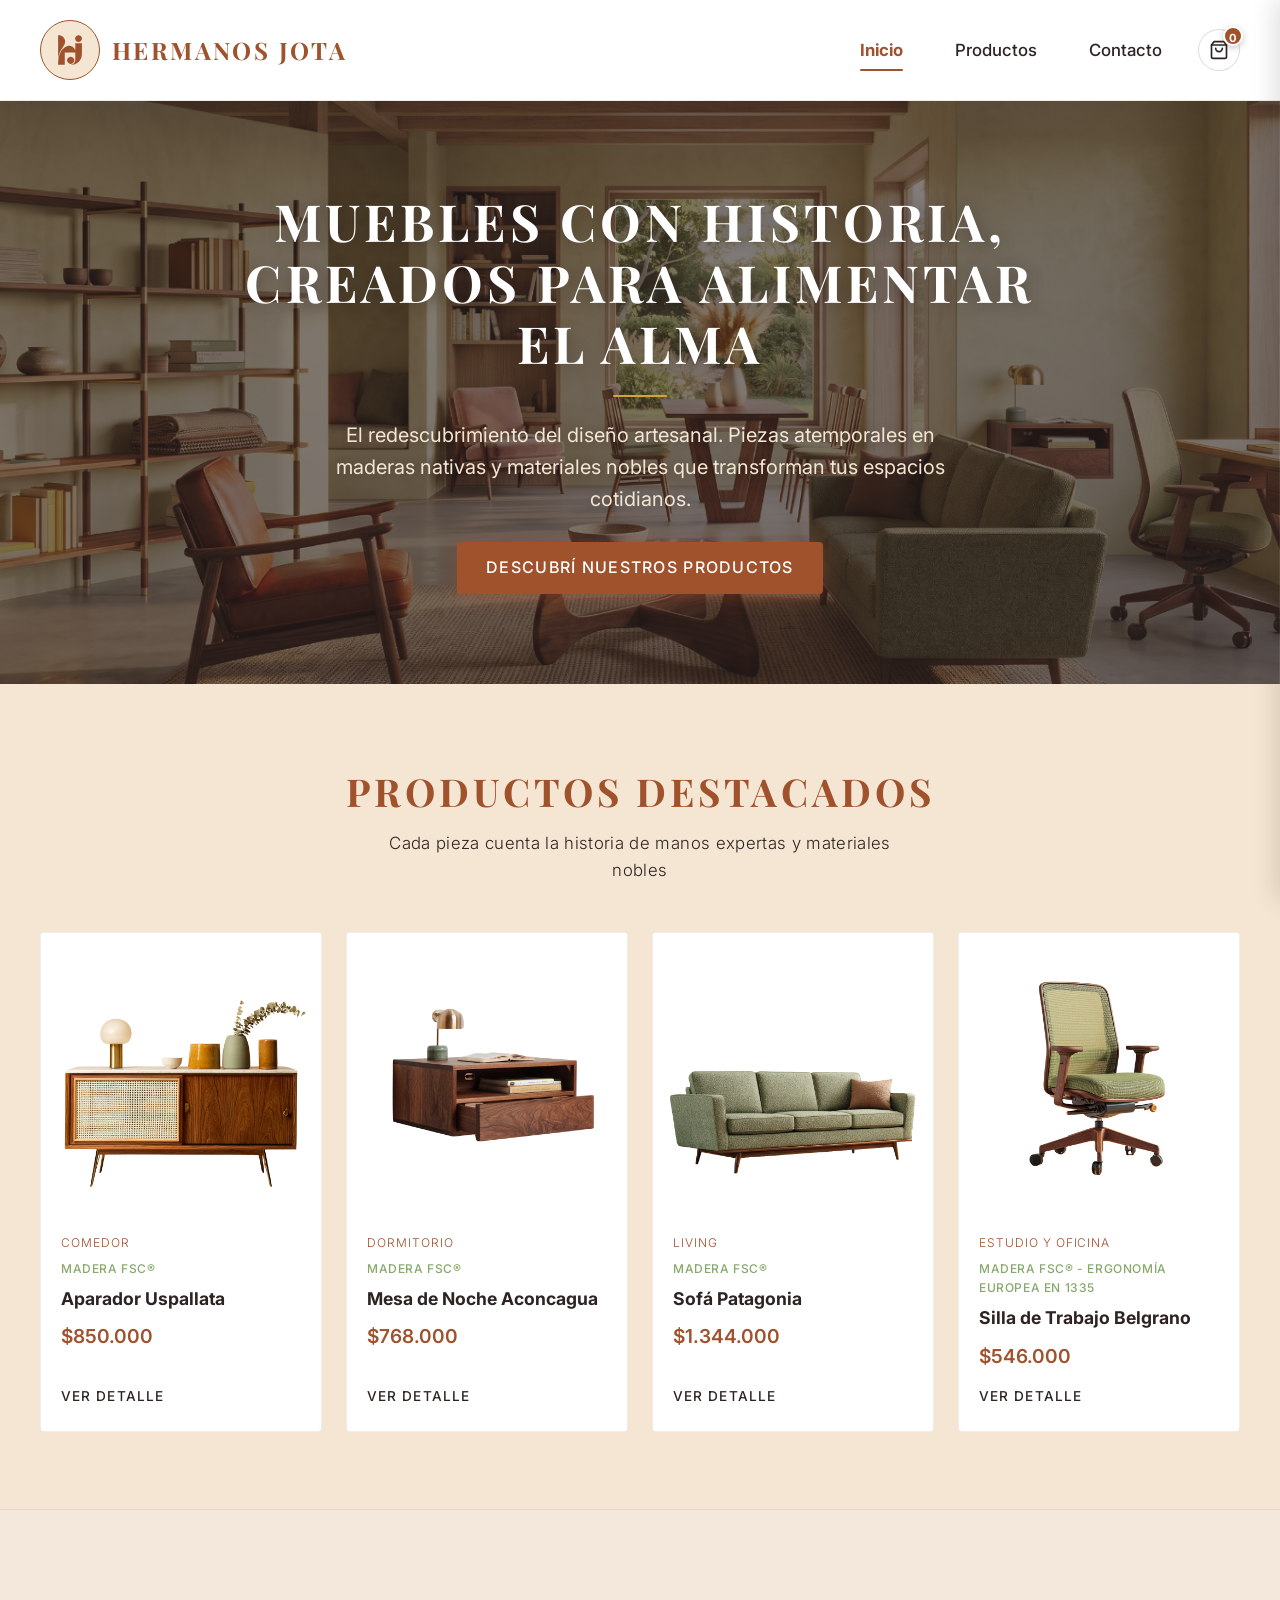
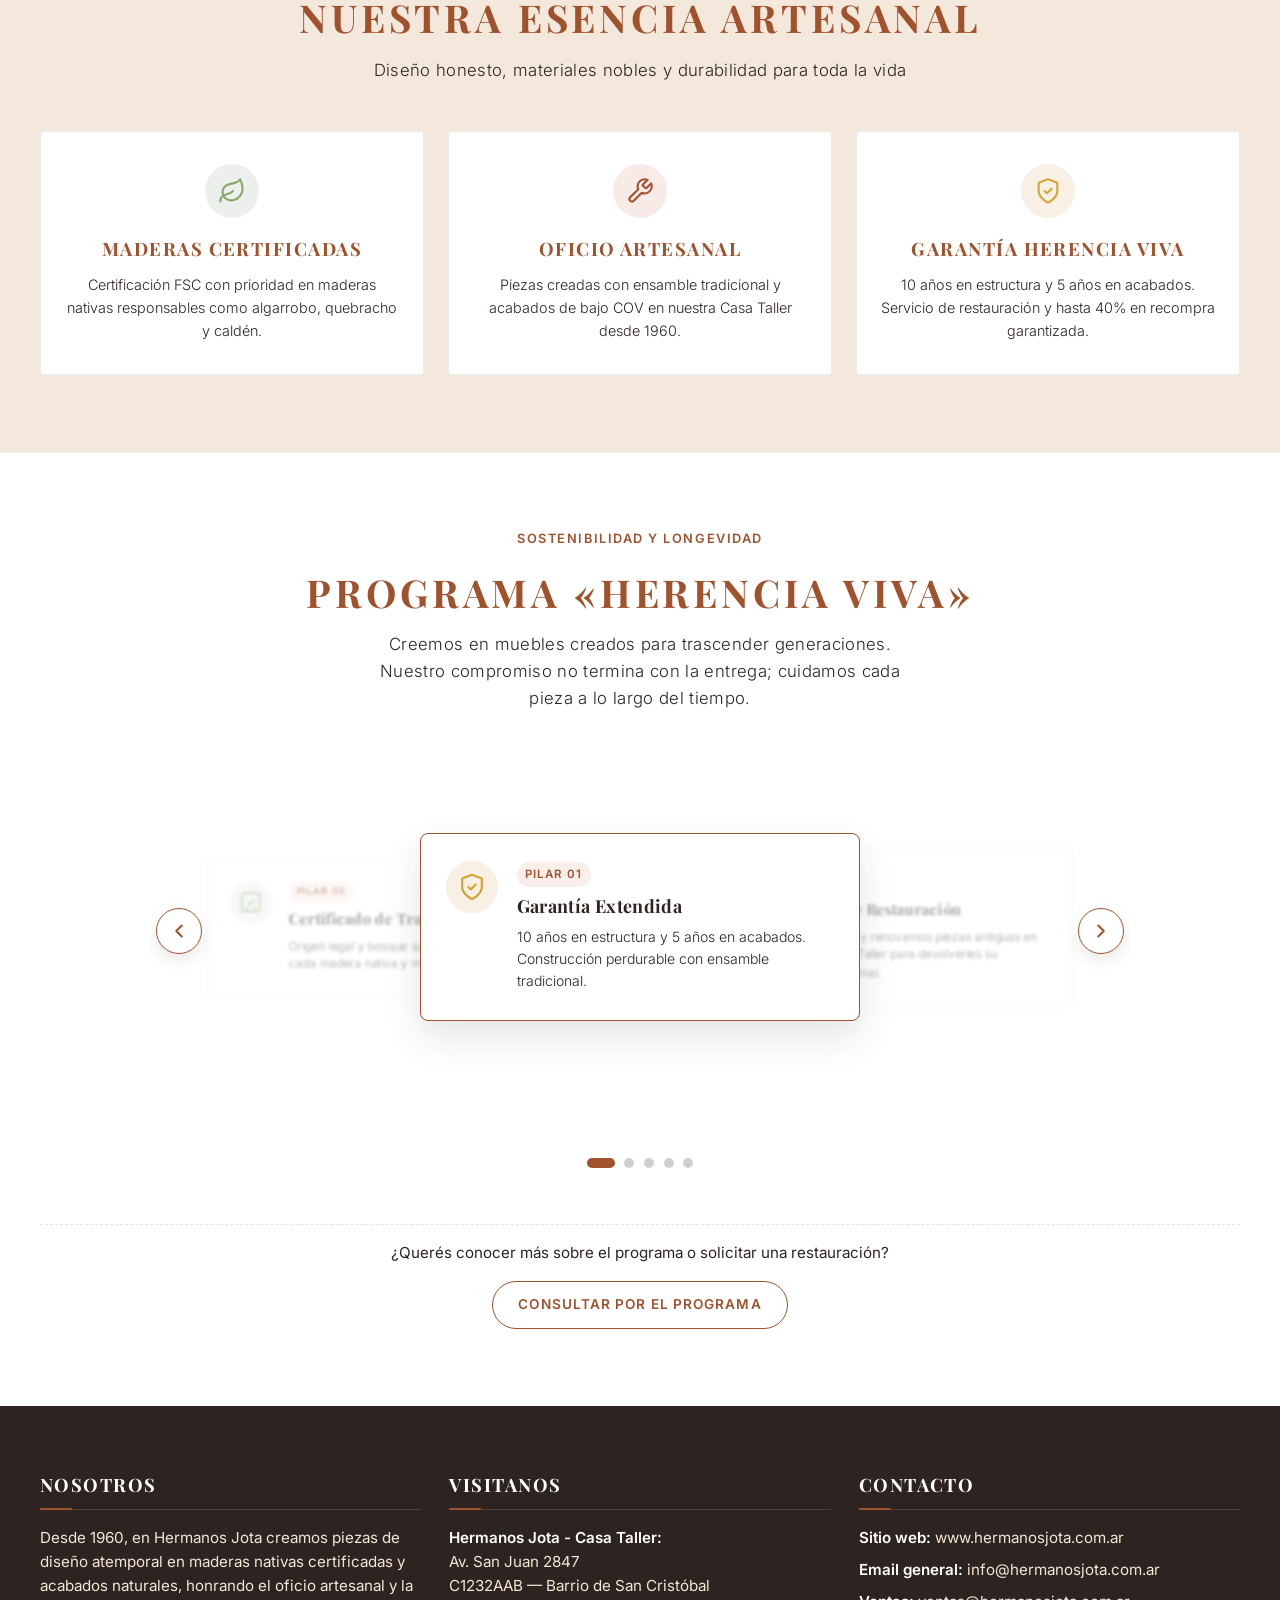
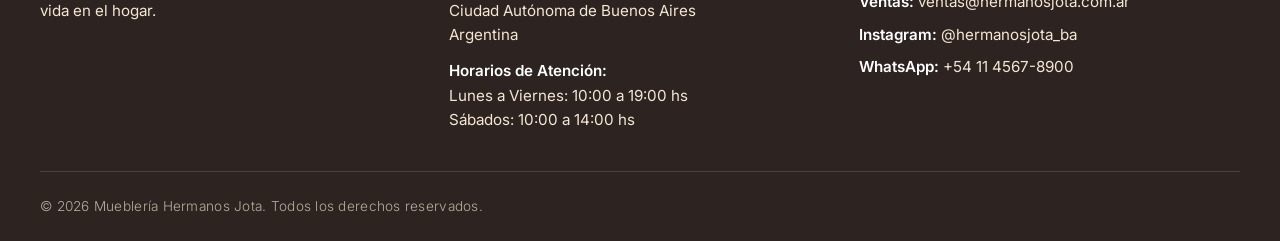
<file: index.html>
<!DOCTYPE html>
<html lang="es">

<head>
    <meta charset="UTF-8">
    <meta name="viewport" content="width=device-width, initial-scale=1.0">
    <meta name="description"
        content="Mueblería Hermanos Jota - Muebles con historia creados para alimentar el alma. Piezas atemporales en maderas nativas y materiales nobles.">
    <title>Mueblería Hermanos Jota | Inicio</title>

    <link rel="preconnect" href="https://fonts.googleapis.com">
    <link rel="preconnect" href="https://fonts.gstatic.com" crossorigin>

    <link
        href="https://fonts.googleapis.com/css2?family=Inter:wght@300;400;500;700&family=Playfair+Display:wght@400;700&display=swap"
        rel="stylesheet">

    <link rel="stylesheet" href="css/variables.css">
    <link rel="stylesheet" href="css/views/index.css">
</head>

<body>

    <!-- Header: Logo y Navegación Principal -->
    <header class="main-header">
        <div class="header-container">
            <a href="index.html" class="logo" aria-label="Inicio - Mueblería Hermanos Jota">
                <div class="logo-circle">
                    <img src="assets/img/ui/logo.svg" alt="Logo Mueblería Hermanos Jota">
                </div>

                <span class="logo-text">HERMANOS JOTA</span>
            </a>
            <nav class="main-nav" aria-label="Navegación principal">
                <ul class="nav-list">
                    <li class="nav-item"><a href="index.html" class="nav-link active">Inicio</a></li>
                    <li class="nav-item"><a href="productos.html" class="nav-link">Productos</a></li>
                    <li class="nav-item"><a href="contacto.html" class="nav-link">Contacto</a></li>
                </ul>
                <button class="btn-cart" id="btn-cart-toggle" aria-label="Abrir carrito">
                    <svg class="cart-icon" viewBox="0 0 24 24" width="20" height="20" fill="none" stroke="currentColor"
                        stroke-width="2" stroke-linecap="round" stroke-linejoin="round" aria-hidden="true">
                        <path d="M6 2L3 6v14a2 2 0 0 0 2 2h14a2 2 0 0 0 2-2V6l-3-4z"></path>
                        <line x1="3" y1="6" x2="21" y2="6"></line>
                        <path d="M16 10a4 4 0 0 1-8 0"></path>
                    </svg>
                    <span class="cart-badge" id="cart-badge">0</span>
                </button>
            </nav>
        </div>
    </header>

    <!-- Main Content -->
    <main>
        <!-- Hero Banner Principal -->
        <section class="hero-banner" aria-label="Banner principal">
            <div class="hero-bg-parallax" id="hero-bg-parallax" aria-hidden="true">
                <div class="hero-bg-image"></div>
            </div>
            <div class="hero-container">
                <h1 id="hero-title" class="hero-title">Muebles con historia, creados para alimentar el alma</h1>
                <div class="hero-divider" aria-hidden="true"></div>
                <p class="hero-description">
                    El redescubrimiento del diseño artesanal. Piezas atemporales en maderas nativas
                    y materiales nobles que transforman tus espacios cotidianos.
                </p>
                <div class="hero-actions">
                    <a href="productos.html" class="btn-primary">Descubrí nuestros productos</a>
                </div>
            </div>
        </section>

        <!-- Sección de Productos Destacados -->
        <section class="featured-products" aria-labelledby="featured-title">
            <div class="featured-container">
                <header class="section-header">
                    <h2 id="featured-title" class="section-title">Productos Destacados</h2>
                    <p class="section-subtitle">Cada pieza cuenta la historia de manos expertas y materiales nobles</p>
                </header>

                <!-- Contenedor de 4 productos destacados -->
                <div id="featured-products-grid" class="products-grid">
                    <article class="product-card" data-id="uspallata">
                        <div class="product-image-container">
                            <img src="assets/img/products/uspallata.png"
                                alt="Aparador Uspallata - Mueblería Hermanos Jota" class="product-image" loading="lazy">
                        </div>
                        <div class="product-content">
                            <span class="product-category">Comedor</span>
                            <span class="producto-tagline">Madera FSC®</span>
                            <h3 class="product-title">Aparador Uspallata</h3>
                            <p class="product-price">$850.000</p>
                            <a href="producto.html?id=uspallata" class="product-link"
                                aria-label="Ver detalle de Aparador Uspallata">
                                Ver Detalle
                            </a>
                        </div>
                    </article>

                    <article class="product-card" data-id="aconcagua">
                        <div class="product-image-container">
                            <img src="assets/img/products/aconcagua.png"
                                alt="Mesa de Noche Aconcagua - Mueblería Hermanos Jota" class="product-image"
                                loading="lazy">
                        </div>
                        <div class="product-content">
                            <span class="product-category">Dormitorio</span>
                            <span class="producto-tagline">Madera FSC®</span>
                            <h3 class="product-title">Mesa de Noche Aconcagua</h3>
                            <p class="product-price">$768.000</p>
                            <a href="producto.html?id=aconcagua" class="product-link"
                                aria-label="Ver detalle de Mesa de Noche Aconcagua">
                                Ver Detalle
                            </a>
                        </div>
                    </article>

                    <article class="product-card" data-id="belgrano">
                        <div class="product-image-container">
                            <img src="assets/img/products/belgrano.png"
                                alt="Silla de Trabajo Belgrano - Mueblería Hermanos Jota" class="product-image"
                                loading="lazy">
                        </div>
                        <div class="product-content">
                            <span class="product-category">Estudio y Oficina</span>
                            <span class="producto-tagline">Madera FSC® - Ergonomía europea EN 1335</span>
                            <h3 class="product-title">Silla de Trabajo Belgrano</h3>
                            <p class="product-price">$546.000</p>
                            <a href="producto.html?id=belgrano" class="product-link"
                                aria-label="Ver detalle de Silla de Trabajo Belgrano">
                                Ver Detalle
                            </a>
                        </div>
                    </article>

                    <article class="product-card" data-id="patagonia">
                        <div class="product-image-container">
                            <img src="assets/img/products/patagonia.png" alt="Sofá Patagonia - Mueblería Hermanos Jota"
                                class="product-image" loading="lazy">
                        </div>
                        <div class="product-content">
                            <span class="product-category">Living</span>
                            <span class="producto-tagline">Madera FSC®</span>
                            <h3 class="product-title">Sofá Patagonia</h3>
                            <p class="product-price">$1.344.000</p>
                            <a href="producto.html?id=patagonia" class="product-link"
                                aria-label="Ver detalle de Sofá Patagonia">
                                Ver Detalle
                            </a>
                        </div>
                    </article>
                </div>
            </div>
        </section>

        <!-- Sección de Compromiso Artesanal / Beneficios -->
        <section class="home-features" aria-label="Compromiso Hermanos Jota">
            <div class="features-container">
                <header class="section-header">
                    <h2 class="section-title">Nuestra Esencia Artesanal</h2>
                    <p class="section-subtitle">Diseño honesto, materiales nobles y durabilidad para toda la vida</p>
                </header>
                <div class="features-grid">
                    <div class="feature-card">
                        <div class="feature-icon-wrapper feature-icon-salvia" aria-hidden="true">
                            <svg class="feature-svg" viewBox="0 0 24 24" width="28" height="28" fill="none"
                                stroke="currentColor" stroke-width="1.8" stroke-linecap="round" stroke-linejoin="round">
                                <path
                                    d="M11 20A7 7 0 0 1 9.8 6.1C15.5 5 17 4.48 19 2c1 2 2 4.18 2 8 0 5.5-4.78 10-10 10Z">
                                </path>
                                <path d="M2 21c0-3 1.85-5.36 5.08-6C9.5 14.52 12 13 13 12"></path>
                            </svg>
                        </div>
                        <h3 class="feature-title">Maderas Certificadas</h3>
                        <p class="feature-description">
                            Certificación FSC con prioridad en maderas nativas responsables como algarrobo, quebracho y
                            caldén.
                        </p>
                    </div>
                    <div class="feature-card">
                        <div class="feature-icon-wrapper feature-icon-siena" aria-hidden="true">
                            <svg class="feature-svg" viewBox="0 0 24 24" width="28" height="28" fill="none"
                                stroke="currentColor" stroke-width="1.8" stroke-linecap="round" stroke-linejoin="round">
                                <path
                                    d="M14.7 6.3a1 1 0 0 0 0 1.4l1.6 1.6a1 1 0 0 0 1.4 0l3.77-3.77a6 6 0 0 1-7.94 7.94l-6.91 6.91a2.12 2.12 0 0 1-3-3l6.91-6.91a6 6 0 0 1 7.94-7.94l-3.76 3.76z">
                                </path>
                            </svg>
                        </div>
                        <h3 class="feature-title">Oficio Artesanal</h3>
                        <p class="feature-description">
                            Piezas creadas con ensamble tradicional y acabados de bajo COV en nuestra Casa Taller desde
                            1960.
                        </p>
                    </div>
                    <div class="feature-card">
                        <div class="feature-icon-wrapper feature-icon-oro" aria-hidden="true">
                            <svg class="feature-svg" viewBox="0 0 24 24" width="28" height="28" fill="none"
                                stroke="currentColor" stroke-width="1.8" stroke-linecap="round" stroke-linejoin="round">
                                <path d="M12 22s8-4 8-10V5l-8-3-8 3v7c0 6 8 10 8 10z"></path>
                                <path d="m9 12 2 2 4-4"></path>
                            </svg>
                        </div>
                        <h3 class="feature-title">Garantía Herencia Viva</h3>
                        <p class="feature-description">
                            10 años en estructura y 5 años en acabados. Servicio de restauración y hasta 40% en recompra
                            garantizada.
                        </p>
                    </div>
                </div>
            </div>
        </section>

        <!-- Sección: Programa Herencia Viva (Carrusel Interactivo en Foco) -->
        <section class="heritage-section" aria-labelledby="heritage-title">
            <div class="heritage-container">
                <header class="section-header heritage-header">
                    <span class="heritage-tagline">Sostenibilidad y Longevidad</span>
                    <h2 id="heritage-title" class="section-title">Programa «Herencia Viva»</h2>
                    <p class="section-subtitle">
                        Creemos en muebles creados para trascender generaciones. Nuestro compromiso no termina con la
                        entrega; cuidamos cada pieza a lo largo del tiempo.
                    </p>
                </header>

                <!-- Componente Carrusel en Foco -->
                <div class="heritage-carousel" id="heritage-carousel" role="region"
                    aria-label="Carrusel del Programa Herencia Viva">
                    <!-- Flecha Anterior -->
                    <button type="button" class="carousel-nav-btn carousel-btn-prev" id="carousel-btn-prev"
                        aria-label="Punto anterior del programa">
                        <svg viewBox="0 0 24 24" width="22" height="22" fill="none" stroke="currentColor"
                            stroke-width="2.2" stroke-linecap="round" stroke-linejoin="round" aria-hidden="true">
                            <polyline points="15 18 9 12 15 6"></polyline>
                        </svg>
                    </button>

                    <!-- Escenario de Tarjetas -->
                    <div class="heritage-carousel-stage" id="heritage-stage">
                        <!-- 1. Garantía extendida -->
                        <article class="heritage-card is-active" data-index="0">
                            <div class="heritage-icon-wrapper heritage-icon-oro" aria-hidden="true">
                                <svg class="heritage-svg" viewBox="0 0 24 24" width="28" height="28" fill="none"
                                    stroke="currentColor" stroke-width="1.8" stroke-linecap="round"
                                    stroke-linejoin="round">
                                    <path d="M12 22s8-4 8-10V5l-8-3-8 3v7c0 6 8 10 8 10z"></path>
                                    <path d="m9 12 2 2 4-4"></path>
                                </svg>
                            </div>
                            <div class="heritage-content">
                                <span class="heritage-badge">Pilar 01</span>
                                <h3 class="heritage-item-title">Garantía Extendida</h3>
                                <p class="heritage-item-desc">
                                    10 años en estructura y 5 años en acabados. Construcción perdurable con ensamble
                                    tradicional.
                                </p>
                            </div>
                        </article>

                        <!-- 2. Servicio de restauración -->
                        <article class="heritage-card is-next" data-index="1">
                            <div class="heritage-icon-wrapper heritage-icon-siena" aria-hidden="true">
                                <svg class="heritage-svg" viewBox="0 0 24 24" width="28" height="28" fill="none"
                                    stroke="currentColor" stroke-width="1.8" stroke-linecap="round"
                                    stroke-linejoin="round">
                                    <path d="M21 12a9 9 0 0 0-9-9 9.75 9.75 0 0 0-6.74 2.74L3 8"></path>
                                    <path d="M3 3v5h5"></path>
                                    <path d="M3 12a9 9 0 0 0 9 9 9.75 9.75 0 0 0 6.74-2.74L21 16"></path>
                                    <path d="M16 16h5v5"></path>
                                </svg>
                            </div>
                            <div class="heritage-content">
                                <span class="heritage-badge">Pilar 02</span>
                                <h3 class="heritage-item-title">Servicio de Restauración</h3>
                                <p class="heritage-item-desc">
                                    Recuperamos y renovamos piezas antiguas en nuestra Casa Taller para devolverles su
                                    esplendor original.
                                </p>
                            </div>
                        </article>

                        <!-- 3. Taller de cuidados -->
                        <article class="heritage-card is-hidden-right" data-index="2">
                            <div class="heritage-icon-wrapper heritage-icon-salvia" aria-hidden="true">
                                <svg class="heritage-svg" viewBox="0 0 24 24" width="28" height="28" fill="none"
                                    stroke="currentColor" stroke-width="1.8" stroke-linecap="round"
                                    stroke-linejoin="round">
                                    <path d="M4 19.5v-15A2.5 2.5 0 0 1 6.5 2H20v20H6.5a2.5 2.5 0 0 1-2.5-2.5Z"></path>
                                    <path d="M6 6h10"></path>
                                    <path d="M6 10h10"></path>
                                </svg>
                            </div>
                            <div class="heritage-content">
                                <span class="heritage-badge">Pilar 03</span>
                                <h3 class="heritage-item-title">Taller de Cuidados</h3>
                                <p class="heritage-item-desc">
                                    Capacitación gratuita para clientes, enfocada en el mantenimiento de sus piezas de
                                    mueblería.
                                </p>
                            </div>
                        </article>
                        <!-- 4. Recompra garantizada -->
                        <article class="heritage-card is-hidden-left" data-index="3">
                            <div class="heritage-icon-wrapper heritage-icon-oro" aria-hidden="true">
                                <svg class="heritage-svg" viewBox="0 0 24 24" width="28" height="28" fill="none"
                                    stroke="currentColor" stroke-width="1.8" stroke-linecap="round"
                                    stroke-linejoin="round">
                                    <circle cx="12" cy="12" r="10"></circle>
                                    <path d="M16 8h-6a2 2 0 1 0 0 4h4a2 2 0 1 1 0 4H8"></path>
                                    <path d="M12 18V6"></path>
                                </svg>
                            </div>
                            <div class="heritage-content">
                                <span class="heritage-badge">Pilar 04</span>
                                <h3 class="heritage-item-title">Recompra Garantizada</h3>
                                <p class="heritage-item-desc">
                                    Hasta 40% del valor en piezas bien cuidadas para impulsar la economía circular y
                                    renovación del hogar.
                                </p>
                            </div>
                        </article>

                        <!-- 5. Certificado de trazabilidad -->
                        <article class="heritage-card is-prev" data-index="4">
                            <div class="heritage-icon-wrapper heritage-icon-salvia" aria-hidden="true">
                                <svg class="heritage-svg" viewBox="0 0 24 24" width="28" height="28" fill="none"
                                    stroke="currentColor" stroke-width="1.8" stroke-linecap="round"
                                    stroke-linejoin="round">
                                    <rect x="3" y="3" width="18" height="18" rx="2"></rect>
                                    <path d="m9 12 2 2 4-4"></path>
                                    <path d="M8 21v-4"></path>
                                    <path d="M16 21v-4"></path>
                                </svg>
                            </div>
                            <div class="heritage-content">
                                <span class="heritage-badge">Pilar 05</span>
                                <h3 class="heritage-item-title">Certificado de Trazabilidad</h3>
                                <p class="heritage-item-desc">
                                    Origen legal y bosque sustentable certificado de cada madera nativa y material noble
                                    utilizado.
                                </p>
                            </div>
                        </article>
                    </div>

                    <!-- Flecha Siguiente -->
                    <button type="button" class="carousel-nav-btn carousel-btn-next" id="carousel-btn-next"
                        aria-label="Siguiente punto del programa">
                        <svg viewBox="0 0 24 24" width="22" height="22" fill="none" stroke="currentColor"
                            stroke-width="2.2" stroke-linecap="round" stroke-linejoin="round" aria-hidden="true">
                            <polyline points="9 18 15 12 9 6"></polyline>
                        </svg>
                    </button>
                </div>

                <!-- Indicadores / Dots -->
                <div class="heritage-dots" id="heritage-dots" role="tablist"
                    aria-label="Selector de pilares del programa">
                    <button type="button" class="heritage-dot active" data-dot="0"
                        aria-label="Ver pilar 1: Garantía Extendida" aria-selected="true" role="tab"></button>
                    <button type="button" class="heritage-dot" data-dot="1"
                        aria-label="Ver pilar 2: Servicio de Restauración" aria-selected="false" role="tab"></button>
                    <button type="button" class="heritage-dot" data-dot="2" aria-label="Ver pilar 3: Taller de Cuidados"
                        aria-selected="false" role="tab"></button>
                    <button type="button" class="heritage-dot" data-dot="3"
                        aria-label="Ver pilar 4: Recompra Garantizada" aria-selected="false" role="tab"></button>
                    <button type="button" class="heritage-dot" data-dot="4"
                        aria-label="Ver pilar 5: Certificado de Trazabilidad" aria-selected="false" role="tab"></button>
                </div>

                <div class="heritage-cta">
                    <p class="heritage-cta-text">
                        ¿Querés conocer más sobre el programa o solicitar una restauración?
                    </p>
                    <a href="contacto.html" class="btn-secondary">Consultar por el Programa</a>
                </div>
            </div>
        </section>
    </main>

    <!-- Footer: Información básica -->
    <footer class="main-footer">
        <div class="footer-container">
            <div class="footer-info">
                <!-- Bloque: Sobre la Mueblería -->
                <div class="footer-block">
                    <h3 class="footer-title">Nosotros</h3>
                    <p class="footer-text">
                        Desde 1960, en Hermanos Jota creamos piezas de diseño atemporal
                        en maderas nativas certificadas y acabados naturales, honrando
                        el oficio artesanal y la vida en el hogar.
                    </p>
                </div>

                <!-- Bloque: Dirección y Horarios de Atención -->
                <div class="footer-block">
                    <h3 class="footer-title">Visitanos</h3>
                    <address class="footer-address">
                        <p class="footer-text">
                            <strong>Hermanos Jota - Casa Taller:</strong><br>
                            Av. San Juan 2847<br>
                            C1232AAB — Barrio de San Cristóbal<br>
                            Ciudad Autónoma de Buenos Aires<br>
                            Argentina
                        </p>
                        <p class="footer-text">
                            <strong>Horarios de Atención:</strong><br>
                            Lunes a Viernes: 10:00 a 19:00 hs<br>
                            Sábados: 10:00 a 14:00 hs
                        </p>
                    </address>
                </div>

                <!-- Bloque: Información de Contacto -->
                <div class="footer-block">
                    <h3 class="footer-title">Contacto</h3>
                    <ul class="footer-list">
                        <li class="footer-text">
                            <strong>Sitio web:</strong> www.hermanosjota.com.ar
                        </li>
                        <li class="footer-text">
                            <strong>Email general:</strong> info@hermanosjota.com.ar
                        </li>
                        <li class="footer-text">
                            <strong>Ventas:</strong> ventas@hermanosjota.com.ar
                        </li>
                        <li class="footer-text">
                            <strong>Instagram:</strong> @hermanosjota_ba
                        </li>
                        <li class="footer-text">
                            <strong>WhatsApp:</strong> +54 11 4567-8900
                        </li>
                    </ul>
                </div>
            </div>

            <div class="footer-bottom">
                <p>&copy; 2026 Mueblería Hermanos Jota. Todos los derechos reservados.</p>
            </div>
        </div>
    </footer>

    <!-- Componente Global: Overlay y Drawer del Carrito -->
    <div class="cart-overlay" id="cart-overlay" aria-hidden="true"></div>
    <aside class="cart-drawer" id="cart-drawer" role="dialog" aria-labelledby="cart-drawer-title" aria-modal="true"
        aria-hidden="true">
        <div class="cart-header">
            <div class="cart-header-title-wrap">
                <h2 id="cart-drawer-title" class="cart-title">Tu Selección</h2>
                <span class="cart-header-count" id="cart-header-count">(0)</span>
            </div>
            <button type="button" class="cart-close-btn" id="btn-cart-close"
                aria-label="Cerrar carrito">&times;</button>
        </div>
        <div class="cart-items-container" id="cart-items-container"></div>
        <div class="cart-footer" id="cart-footer">
            <div class="cart-subtotal-row">
                <span class="cart-subtotal-label">Subtotal estimado</span>
                <span class="cart-subtotal-amount" id="cart-subtotal-amount">$0</span>
            </div>
            <p class="cart-tax-notice">Envío e impuestos calculados al confirmar la orden.</p>
            <div class="cart-actions">
                <button type="button" class="btn-cart-empty" id="btn-cart-empty">Vaciar</button>
                <button type="button" class="btn-cart-checkout" id="btn-cart-checkout">FINALIZAR PEDIDO</button>
            </div>
        </div>
    </aside>

    <!-- Scripts de interactividad y renderizado de destacados -->
    <script type="module" src="js/views/index.js"></script>
</body>

</html>
</file>
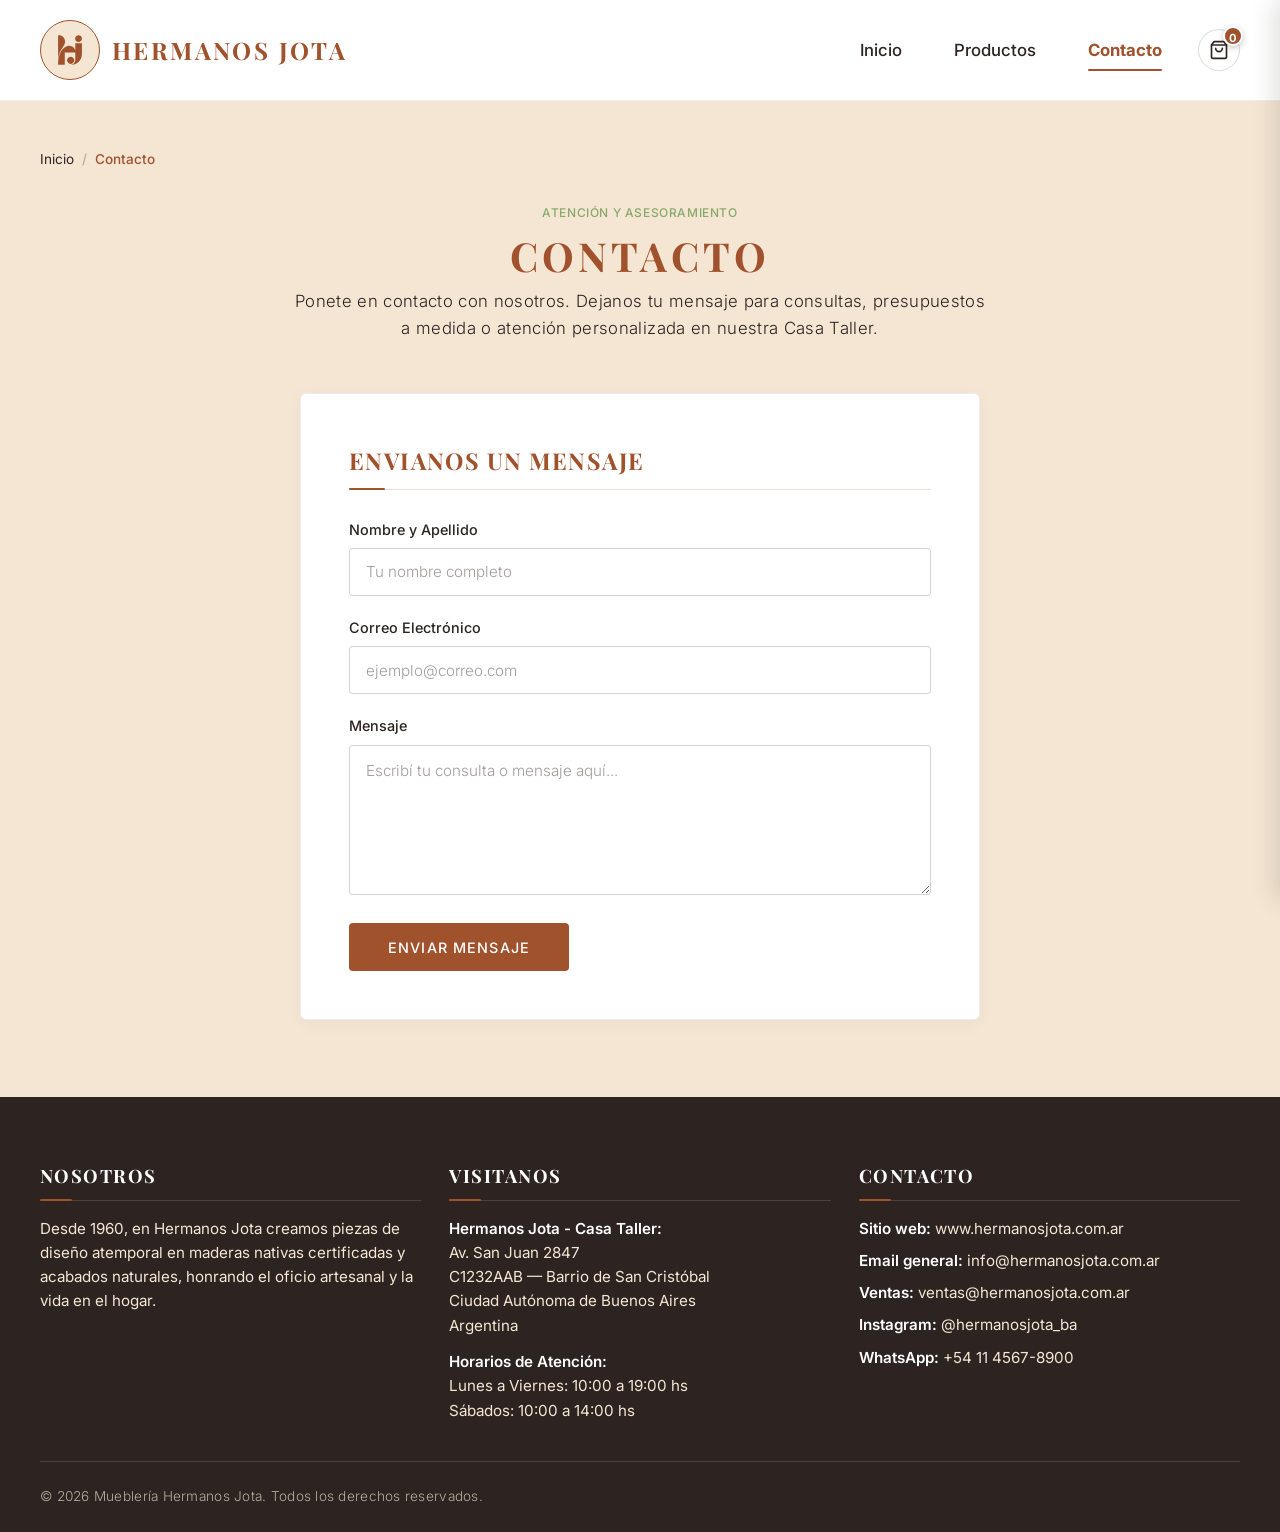
<file: contacto.html>
<!DOCTYPE html>
<html lang="es">

<head>
    <meta charset="UTF-8">
    <meta name="viewport" content="width=device-width, initial-scale=1.0">
    <meta name="description" content="Contacto con Casa Taller de Mueblería Hermanos Jota. Asesoramiento personalizado en piezas de diseño atemporal y maderas nativas.">
    <title>Mueblería Hermanos Jota | Contacto</title>

        <link rel="preconnect" href="https://fonts.googleapis.com">
        <link rel="preconnect" href="https://fonts.gstatic.com" crossorigin>

        <link
            href="https://fonts.googleapis.com/css2?family=Inter:wght@300;400;500;700&family=Playfair+Display:wght@400;700&display=swap"
            rel="stylesheet">

        <link rel="stylesheet" href="css/variables.css">
        <link rel="stylesheet" href="css/views/contacto.css">
</head>

<body>

    <!-- Header: Logo y Navegación Principal -->
    <header class="main-header">
        <div class="header-container">
            <a href="index.html" class="logo" aria-label="Inicio - Mueblería Hermanos Jota">
                <div class="logo-circle">
                    <img src="assets/img/ui/logo.svg" alt="Logo Mueblería Hermanos Jota">
                </div>
                <span class="logo-text">HERMANOS JOTA</span>
            </a>
            <nav class="main-nav" aria-label="Navegación principal">
                <ul class="nav-list">
                    <li class="nav-item"><a href="index.html" class="nav-link">Inicio</a></li>
                    <li class="nav-item"><a href="productos.html" class="nav-link">Productos</a></li>
                    <li class="nav-item"><a href="contacto.html" class="nav-link active">Contacto</a></li>
                </ul>
                <button class="btn-cart" id="btn-cart-toggle" aria-label="Abrir carrito">
                    <svg class="cart-icon" viewBox="0 0 24 24" width="20" height="20" fill="none" stroke="currentColor"
                        stroke-width="2" stroke-linecap="round" stroke-linejoin="round" aria-hidden="true">
                        <path d="M6 2L3 6v14a2 2 0 0 0 2 2h14a2 2 0 0 0 2-2V6l-3-4z"></path>
                        <line x1="3" y1="6" x2="21" y2="6"></line>
                        <path d="M16 10a4 4 0 0 1-8 0"></path>
                    </svg>
                    <span class="cart-badge" id="cart-badge">0</span>
                </button>
            </nav>
        </div>
    </header>

    <!-- Main Content: Sección de Contacto -->
    <main class="contact-page-main">
        <div class="contact-page-container">
            <!-- Miga de pan / Breadcrumb -->
            <nav class="breadcrumbs" aria-label="Ruta de navegación">
                <a href="index.html" class="breadcrumb-link">Inicio</a>
                <span class="breadcrumb-separator">/</span>
                <span class="breadcrumb-current" aria-current="page">Contacto</span>
            </nav>

            <!-- Encabezado de la página de contacto -->
            <header class="contact-header">
                <span class="contact-tagline">Atención y Asesoramiento</span>
                <h1 id="contact-title" class="contact-title">Contacto</h1>
                <p class="contact-subtitle">
                    Ponete en contacto con nosotros. Dejanos tu mensaje para consultas, presupuestos a medida o atención
                    personalizada en nuestra Casa Taller.
                </p>
            </header>

            <!-- Contenedor del Formulario de Contacto -->
            <div class="contact-layout">
                <section class="contact-form-section" aria-labelledby="form-title">
                    <h2 id="form-title" class="form-title">Envianos un mensaje</h2>

                    <form action="#" method="POST" class="contact-form" id="contact-form" novalidate>
                        <!-- Campo: Nombre -->
                        <div class="form-group">
                            <label for="nombre" class="form-label">Nombre y Apellido</label>
                            <input type="text" id="nombre" name="nombre" class="form-input"
                                placeholder="Tu nombre completo" required autocomplete="name">
                            <span class="form-error" id="error-nombre" role="alert"></span>
                        </div>

                        <!-- Campo: Email -->
                        <div class="form-group">
                            <label for="email" class="form-label">Correo Electrónico</label>
                            <input type="email" id="email" name="email" class="form-input"
                                placeholder="ejemplo@correo.com" required autocomplete="email">
                            <span class="form-error" id="error-email" role="alert"></span>
                        </div>

                        <!-- Campo: Mensaje -->
                        <div class="form-group">
                            <label for="mensaje" class="form-label">Mensaje</label>
                            <textarea id="mensaje" name="mensaje" class="form-textarea" rows="5"
                                placeholder="Escribí tu consulta o mensaje aquí..." required></textarea>
                            <span class="form-error" id="error-mensaje" role="alert"></span>
                        </div>

                        <!-- Botón de Envío -->
                        <div class="form-actions">
                            <button type="submit" class="btn-primary btn-submit">Enviar Mensaje</button>
                        </div>
                    </form>
                </section>
            </div>
        </div>
    </main>

    <!-- Footer: Información básica -->
    <footer class="main-footer">
        <div class="footer-container">
            <div class="footer-info">
                <!-- Bloque: Sobre la Mueblería -->
                <div class="footer-block">
                    <h3 class="footer-title">Nosotros</h3>
                    <p class="footer-text">
                        Desde 1960, en Hermanos Jota creamos piezas de diseño atemporal
                        en maderas nativas certificadas y acabados naturales, honrando
                        el oficio artesanal y la vida en el hogar.
                    </p>
                </div>

                <!-- Bloque: Dirección y Horarios de Atención -->
                <div class="footer-block">
                    <h3 class="footer-title">Visitanos</h3>
                    <address class="footer-address">
                        <p class="footer-text">
                            <strong>Hermanos Jota - Casa Taller:</strong><br>
                            Av. San Juan 2847<br>
                            C1232AAB — Barrio de San Cristóbal<br>
                            Ciudad Autónoma de Buenos Aires<br>
                            Argentina
                        </p>
                        <p class="footer-text">
                            <strong>Horarios de Atención:</strong><br>
                            Lunes a Viernes: 10:00 a 19:00 hs<br>
                            Sábados: 10:00 a 14:00 hs
                        </p>
                    </address>
                </div>

                <!-- Bloque: Información de Contacto -->
                <div class="footer-block">
                    <h3 class="footer-title">Contacto</h3>
                    <ul class="footer-list">
                        <li class="footer-text">
                            <strong>Sitio web:</strong> www.hermanosjota.com.ar
                        </li>
                        <li class="footer-text">
                            <strong>Email general:</strong> info@hermanosjota.com.ar
                        </li>
                        <li class="footer-text">
                            <strong>Ventas:</strong> ventas@hermanosjota.com.ar
                        </li>
                        <li class="footer-text">
                            <strong>Instagram:</strong> @hermanosjota_ba
                        </li>
                        <li class="footer-text">
                            <strong>WhatsApp:</strong> +54 11 4567-8900
                        </li>
                    </ul>
                </div>
            </div>

            <div class="footer-bottom">
                <p>&copy; 2026 Mueblería Hermanos Jota. Todos los derechos reservados.</p>
            </div>
        </div>
    </footer>

    <!-- Componente Global: Overlay y Drawer del Carrito -->
    <div class="cart-overlay" id="cart-overlay" aria-hidden="true"></div>
    <aside class="cart-drawer" id="cart-drawer" role="dialog" aria-labelledby="cart-drawer-title" aria-modal="true"
        aria-hidden="true">
        <div class="cart-header">
            <div class="cart-header-title-wrap">
                <h2 id="cart-drawer-title" class="cart-title">Tu Selección</h2>
                <span class="cart-header-count" id="cart-header-count">(0)</span>
            </div>
            <button type="button" class="cart-close-btn" id="btn-cart-close"
                aria-label="Cerrar carrito">&times;</button>
        </div>
        <div class="cart-items-container" id="cart-items-container"></div>
        <div class="cart-footer" id="cart-footer">
            <div class="cart-subtotal-row">
                <span class="cart-subtotal-label">Subtotal estimado</span>
                <span class="cart-subtotal-amount" id="cart-subtotal-amount">$0</span>
            </div>
            <p class="cart-tax-notice">Envío e impuestos calculados al confirmar la orden.</p>
            <div class="cart-actions">
                <button type="button" class="btn-cart-empty" id="btn-cart-empty">Vaciar</button>
                <button type="button" class="btn-cart-checkout" id="btn-cart-checkout">FINALIZAR PEDIDO</button>
            </div>
        </div>
    </aside>

    <!-- Script de Vista de Contacto (incluye carrito modular) -->
    <script type="module" src="js/views/contacto.js"></script>
</body>

</html>
</file>
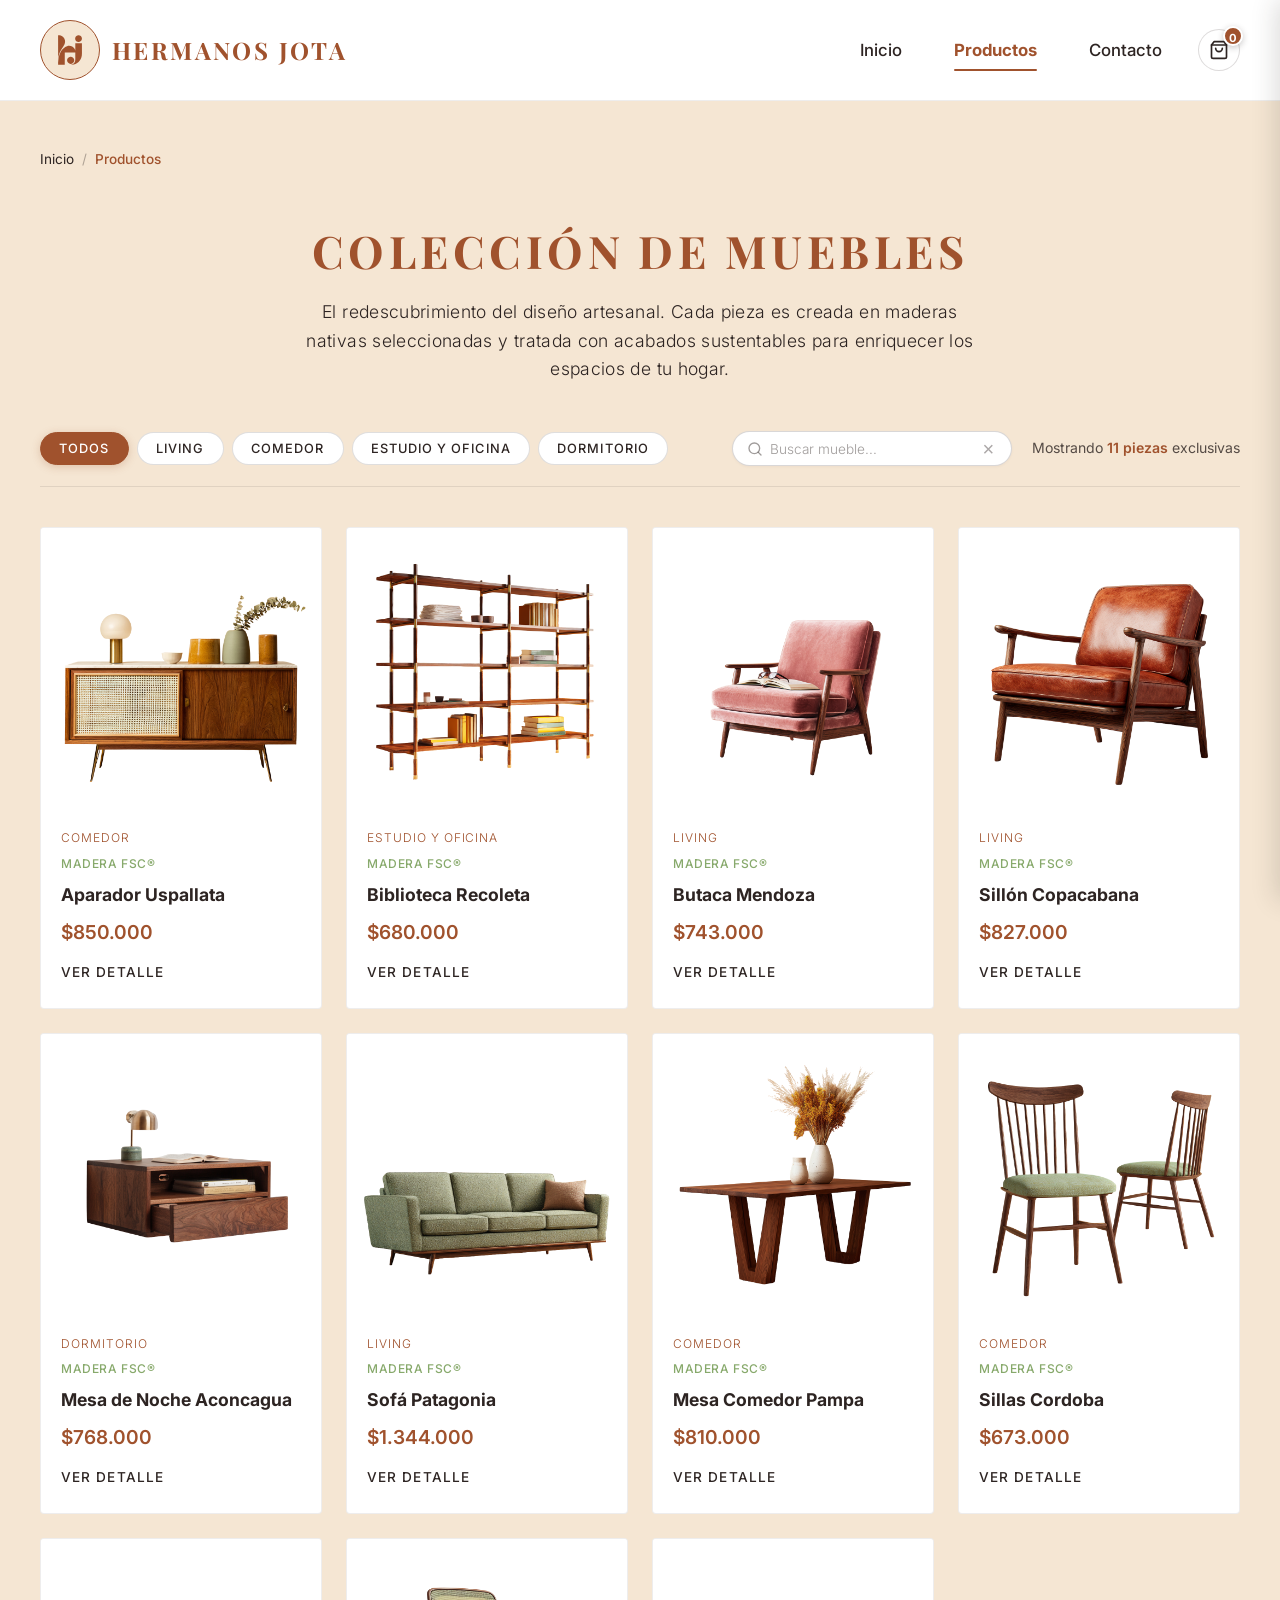
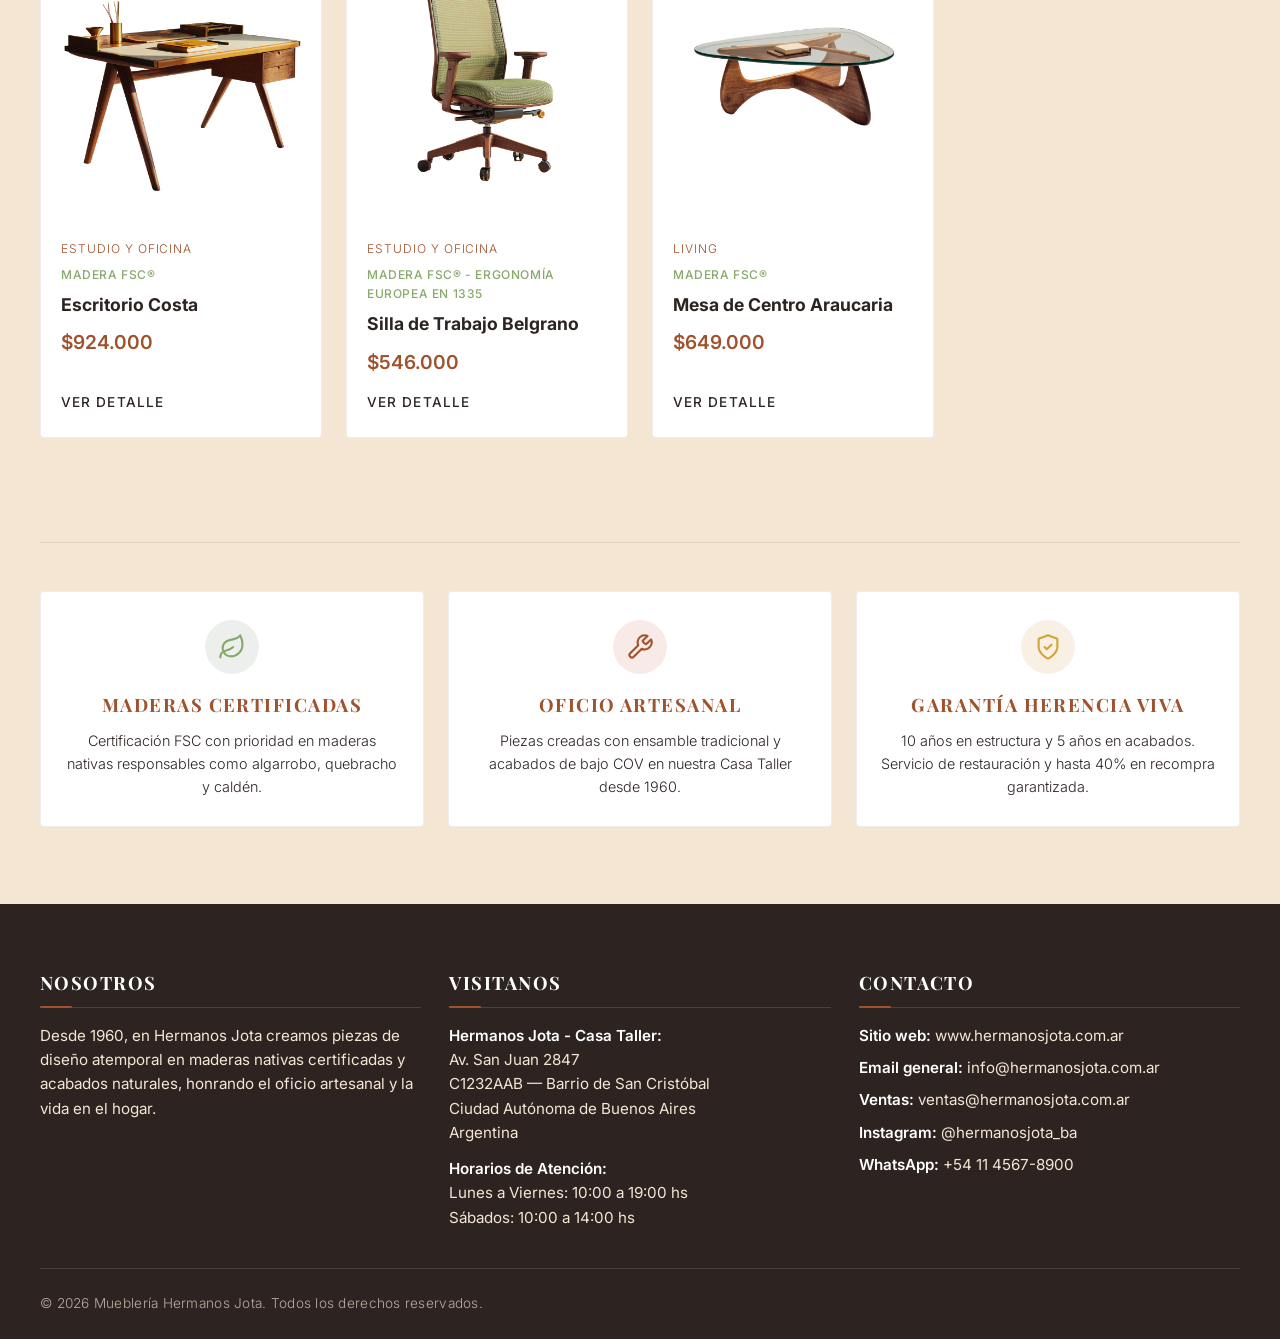
<file: producto.html>
<!DOCTYPE html>
<html lang="es">

<head>
    <meta charset="UTF-8">
    <meta name="viewport" content="width=device-width, initial-scale=1.0">
    <meta name="description" content="Mesa de Noche Aconcagua en madera nativa certificada FSC y acabado en aceite de lino natural - Programa Herencia Viva - Mueblería Hermanos Jota.">
    <title>Mueblería Hermanos Jota | Producto</title>

    <link rel="preconnect" href="https://fonts.googleapis.com">
    <link rel="preconnect" href="https://fonts.gstatic.com" crossorigin>

    <link
        href="https://fonts.googleapis.com/css2?family=Inter:wght@300;400;500;700&family=Playfair+Display:wght@400;700&display=swap"
        rel="stylesheet">

    <link rel="stylesheet" href="css/variables.css">
    <link rel="stylesheet" href="css/views/producto.css">
</head>

<body>

    <!-- Header: Logo y Navegación Principal -->
    <header class="main-header">
        <div class="header-container">
            <a href="index.html" class="logo" aria-label="Inicio - Mueblería Hermanos Jota">
                <div class="logo-circle">
                    <img src="assets/img/ui/logo.svg" alt="Logo Mueblería Hermanos Jota">
                </div>
                <span class="logo-text">HERMANOS JOTA</span>
            </a>
            <nav class="main-nav" aria-label="Navegación principal">
                <ul class="nav-list">
                    <li class="nav-item"><a href="index.html" class="nav-link">Inicio</a></li>
                    <li class="nav-item"><a href="productos.html" class="nav-link">Productos</a></li>
                    <li class="nav-item"><a href="contacto.html" class="nav-link">Contacto</a></li>
                </ul>
                <button class="btn-cart" id="btn-cart-toggle" aria-label="Abrir carrito">
                    <svg class="cart-icon" viewBox="0 0 24 24" width="20" height="20" fill="none" stroke="currentColor" stroke-width="2" stroke-linecap="round" stroke-linejoin="round" aria-hidden="true">
                        <path d="M6 2L3 6v14a2 2 0 0 0 2 2h14a2 2 0 0 0 2-2V6l-3-4z"></path>
                        <line x1="3" y1="6" x2="21" y2="6"></line>
                        <path d="M16 10a4 4 0 0 1-8 0"></path>
                    </svg>
                    <span class="cart-badge" id="cart-badge">0</span>
                </button>
            </nav>
        </div>
    </header>

    <!-- Main Content: Detalle de Producto -->
    <main class="product-page-main">
        <div class="product-page-container">
            <!-- Miga de pan / Breadcrumb -->
            <nav class="breadcrumbs" aria-label="Ruta de navegación">
                <a href="index.html" class="breadcrumb-link">Inicio</a>
                <span class="breadcrumb-separator">/</span>
                <a href="productos.html" class="breadcrumb-link">Productos</a>
                <span class="breadcrumb-separator">/</span>
                <span class="breadcrumb-current" aria-current="page">Mesa de Noche Aconcagua</span>
            </nav>

            <!-- Sección principal de producto -->
            <section class="product-detail-section" aria-labelledby="product-title">
                <div class="product-detail-layout">
                    <!-- Columna Izquierda: Imagen Grande del Producto -->
                    <div class="product-media-column">
                        <div class="product-main-image-container">
                            <img src="assets/img/products/aconcagua.png"
                                alt="Mesa de Noche Aconcagua fabricada en madera maciza de petiribí"
                                class="product-main-image" id="main-product-image">
                        </div>
                    </div>

                    <!-- Columna Derecha: Información, Descripción, Detalles y Compra -->
                    <div class="product-info-column">
                        <!-- Cabecera de Producto -->
                        <header class="product-header">
                            <span class="product-category">Mesas de Noche</span>
                            <span class="producto-tagline">Madera Certificada FSC • Hecho a Mano</span>
                            <h1 id="product-title" class="product-title-detail">Mesa de Noche Aconcagua</h1>
                            <p class="product-price-detail">$145.000</p>
                        </header>

                        <!-- Sección de Descripción -->
                        <section class="product-block product-description-block" aria-labelledby="desc-heading">
                            <h2 id="desc-heading" class="product-block-title">Descripción</h2>
                            <p class="product-description-text">
                                La Mesa de Noche Aconcagua conjuga la nobleza de las maderas nativas seleccionadas con
                                líneas contemporáneas de impronta escandinava. Su cajón con correderas ocultas de cierre
                                suave y su estante inferior ofrecen una solución de guardado funcional y minimalista
                                para el dormitorio. Cada unidad es trabajada artesanalmente preservando las vetas
                                naturales y singulares de la madera.
                            </p>
                        </section>

                        <!-- Sección de Detalles y Especificaciones -->
                        <section class="product-block product-specs-block" aria-labelledby="specs-heading">
                            <h2 id="specs-heading" class="product-block-title">Detalles y Especificaciones</h2>
                            <dl class="product-specs-dl" id="product-specs">
                                <div class="spec-row">
                                    <dt>Medidas:</dt>
                                    <dd>45 x 35 x 60 cm</dd>
                                </div>
                                <div class="spec-row">
                                    <dt>Materiales:</dt>
                                    <dd>Roble macizo FSC®, herrajes soft-close</dd>
                                </div>
                                <div class="spec-row">
                                    <dt>Acabado:</dt>
                                    <dd>Aceite de lino 100% natural prensado en frío y cera de abejas de origen local certificado (Bajo COV)</dd>
                                </div>
                                <div class="spec-row">
                                    <dt>Almacenamiento:</dt>
                                    <dd>1 cajón + repisa inferior</dd>
                                </div>
                                <div class="spec-row spec-warranty">
                                    <dt>Garantía:</dt>
                                    <dd>Programa Herencia Viva — 10 años en estructura y 5 años en acabados. Incluye servicio de restauración y hasta 40% en recompra garantizada.</dd>
                                </div>
                            </dl>
                        </section>

                        <!-- Acciones y Botón de Compra -->
                        <div class="product-actions-block">
                            <div class="quantity-selector">
                                <label for="product-quantity" class="quantity-label">Cantidad:</label>
                                <input type="number" id="product-quantity" class="quantity-input" value="1" min="1"
                                    max="10" aria-label="Cantidad de unidades">
                            </div>
                            <button type="button" class="btn-primary btn-purchase" id="btn-buy"
                                aria-label="Añadir Mesa de Noche Aconcagua al carrito">
                                Añadir al Carrito
                            </button>
                        </div>

                        <!-- Nota de Envío y Confianza -->
                        <footer class="product-shipping-note">
                            <p class="text-note">
                                <svg class="shipping-icon" viewBox="0 0 24 24" width="20" height="20" fill="none" stroke="currentColor" stroke-width="1.8" stroke-linecap="round" stroke-linejoin="round" aria-hidden="true">
                                    <rect x="1" y="3" width="15" height="13"></rect>
                                    <polygon points="16 8 20 8 23 11 23 16 16 16 16 8"></polygon>
                                    <circle cx="5.5" cy="18.5" r="2.5"></circle>
                                    <circle cx="18.5" cy="18.5" r="2.5"></circle>
                                </svg>
                                <span>Envíos asegurados a todo el país • Embalaje especial para piezas de diseño</span>
                            </p>
                        </footer>
                    </div>
                </div>
            </section>

            <!-- Sección de Compromiso Artesanal / Beneficios -->
            <section class="product-features" aria-label="Compromiso Hermanos Jota">
                <div class="features-grid">
                    <div class="feature-card">
                        <div class="feature-icon-wrapper feature-icon-salvia" aria-hidden="true">
                            <svg class="feature-svg" viewBox="0 0 24 24" width="28" height="28" fill="none" stroke="currentColor" stroke-width="1.8" stroke-linecap="round" stroke-linejoin="round">
                                <path d="M11 20A7 7 0 0 1 9.8 6.1C15.5 5 17 4.48 19 2c1 2 2 4.18 2 8 0 5.5-4.78 10-10 10Z"></path>
                                <path d="M2 21c0-3 1.85-5.36 5.08-6C9.5 14.52 12 13 13 12"></path>
                            </svg>
                        </div>
                        <h2 class="feature-title">Maderas Certificadas</h2>
                        <p class="feature-description">
                            Certificación FSC con prioridad en maderas nativas responsables como algarrobo, quebracho y caldén.
                        </p>
                    </div>
                    <div class="feature-card">
                        <div class="feature-icon-wrapper feature-icon-siena" aria-hidden="true">
                            <svg class="feature-svg" viewBox="0 0 24 24" width="28" height="28" fill="none" stroke="currentColor" stroke-width="1.8" stroke-linecap="round" stroke-linejoin="round">
                                <path d="M14.7 6.3a1 1 0 0 0 0 1.4l1.6 1.6a1 1 0 0 0 1.4 0l3.77-3.77a6 6 0 0 1-7.94 7.94l-6.91 6.91a2.12 2.12 0 0 1-3-3l6.91-6.91a6 6 0 0 1 7.94-7.94l-3.76 3.76z"></path>
                            </svg>
                        </div>
                        <h2 class="feature-title">Oficio Artesanal</h2>
                        <p class="feature-description">
                            Piezas creadas con ensamble tradicional y acabados de bajo COV en nuestra Casa Taller desde 1960.
                        </p>
                    </div>
                    <div class="feature-card">
                        <div class="feature-icon-wrapper feature-icon-oro" aria-hidden="true">
                            <svg class="feature-svg" viewBox="0 0 24 24" width="28" height="28" fill="none" stroke="currentColor" stroke-width="1.8" stroke-linecap="round" stroke-linejoin="round">
                                <path d="M12 22s8-4 8-10V5l-8-3-8 3v7c0 6 8 10 8 10z"></path>
                                <path d="m9 12 2 2 4-4"></path>
                            </svg>
                        </div>
                        <h2 class="feature-title">Garantía Herencia Viva</h2>
                        <p class="feature-description">
                            10 años en estructura y 5 años en acabados. Servicio de restauración y hasta 40% en recompra garantizada.
                        </p>
                    </div>
                </div>
            </section>
        </div>
    </main>

    <!-- Footer: Información básica -->
    <footer class="main-footer">
        <div class="footer-container">
            <div class="footer-info">
                <!-- Bloque: Sobre la Mueblería -->
                <div class="footer-block">
                    <h3 class="footer-title">Nosotros</h3>
                    <p class="footer-text">
                        Desde 1960, en Hermanos Jota creamos piezas de diseño atemporal
                        en maderas nativas certificadas y acabados naturales, honrando
                        el oficio artesanal y la vida en el hogar.
                    </p>
                </div>

                <!-- Bloque: Dirección y Horarios de Atención -->
                <div class="footer-block">
                    <h3 class="footer-title">Visitanos</h3>
                    <address class="footer-address">
                        <p class="footer-text">
                            <strong>Hermanos Jota - Casa Taller:</strong><br>
                            Av. San Juan 2847<br>
                            C1232AAB — Barrio de San Cristóbal<br>
                            Ciudad Autónoma de Buenos Aires<br>
                            Argentina
                        </p>
                        <p class="footer-text">
                            <strong>Horarios de Atención:</strong><br>
                            Lunes a Viernes: 10:00 a 19:00 hs<br>
                            Sábados: 10:00 a 14:00 hs
                        </p>
                    </address>
                </div>

                <!-- Bloque: Información de Contacto -->
                <div class="footer-block">
                    <h3 class="footer-title">Contacto</h3>
                    <ul class="footer-list">
                        <li class="footer-text">
                            <strong>Sitio web:</strong> www.hermanosjota.com.ar
                        </li>
                        <li class="footer-text">
                            <strong>Email general:</strong> info@hermanosjota.com.ar
                        </li>
                        <li class="footer-text">
                            <strong>Ventas:</strong> ventas@hermanosjota.com.ar
                        </li>
                        <li class="footer-text">
                            <strong>Instagram:</strong> @hermanosjota_ba
                        </li>
                        <li class="footer-text">
                            <strong>WhatsApp:</strong> +54 11 4567-8900
                        </li>
                    </ul>
                </div>
            </div>

            <div class="footer-bottom">
                <p>&copy; 2026 Mueblería Hermanos Jota. Todos los derechos reservados.</p>
            </div>
        </div>
    </footer>

    <!-- Componente Global: Overlay y Drawer del Carrito -->
    <div class="cart-overlay" id="cart-overlay" aria-hidden="true"></div>
    <aside class="cart-drawer" id="cart-drawer" role="dialog" aria-labelledby="cart-drawer-title" aria-modal="true" aria-hidden="true">
        <div class="cart-header">
            <div class="cart-header-title-wrap">
                <h2 id="cart-drawer-title" class="cart-title">Tu Selección</h2>
                <span class="cart-header-count" id="cart-header-count">(0)</span>
            </div>
            <button type="button" class="cart-close-btn" id="btn-cart-close" aria-label="Cerrar carrito">&times;</button>
        </div>
        <div class="cart-items-container" id="cart-items-container"></div>
        <div class="cart-footer" id="cart-footer">
            <div class="cart-subtotal-row">
                <span class="cart-subtotal-label">Subtotal estimado</span>
                <span class="cart-subtotal-amount" id="cart-subtotal-amount">$0</span>
            </div>
            <p class="cart-tax-notice">Envío e impuestos calculados al confirmar la orden.</p>
            <div class="cart-actions">
                <button type="button" class="btn-cart-empty" id="btn-cart-empty">Vaciar</button>
                <button type="button" class="btn-cart-checkout" id="btn-cart-checkout">FINALIZAR PEDIDO</button>
            </div>
        </div>
    </aside>

    <!-- Scripts de interactividad y renderizado dinámico -->
    <script type="module" src="js/views/producto.js"></script>
</body>

</html>
</file>
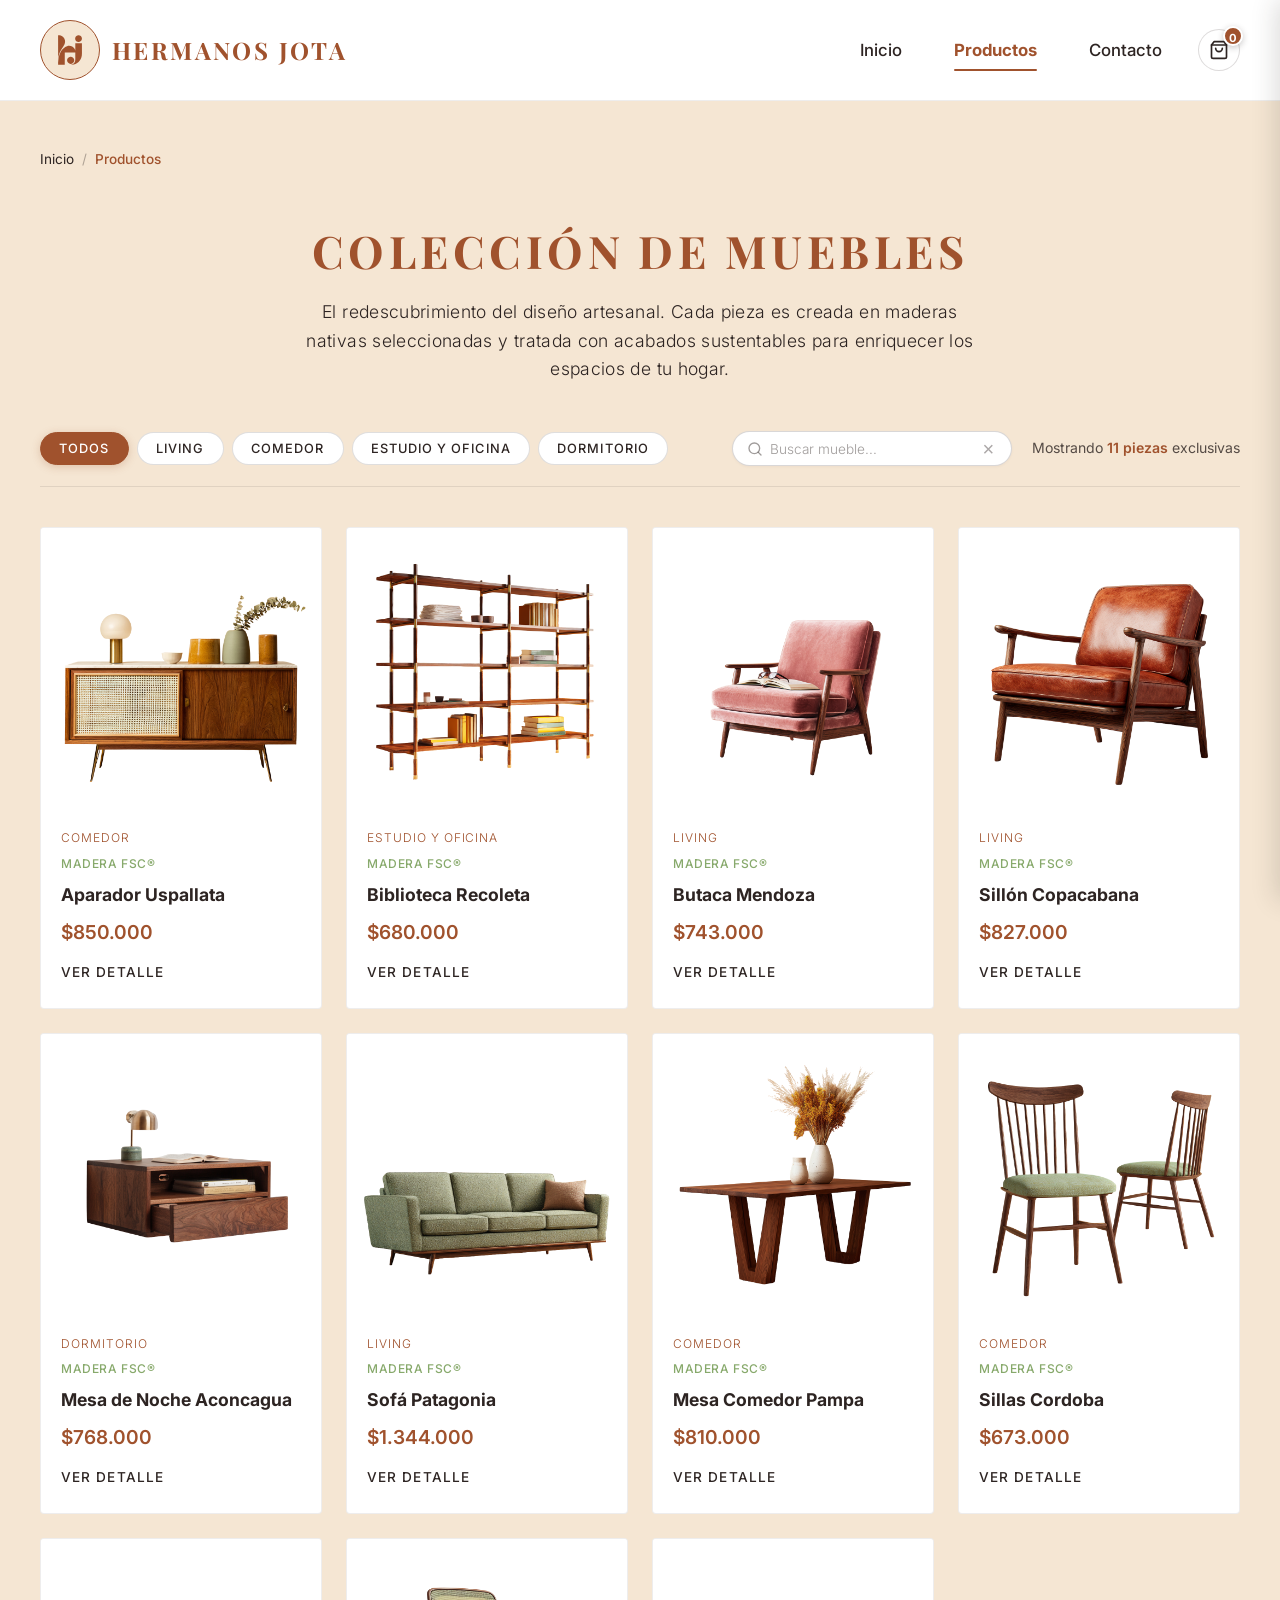
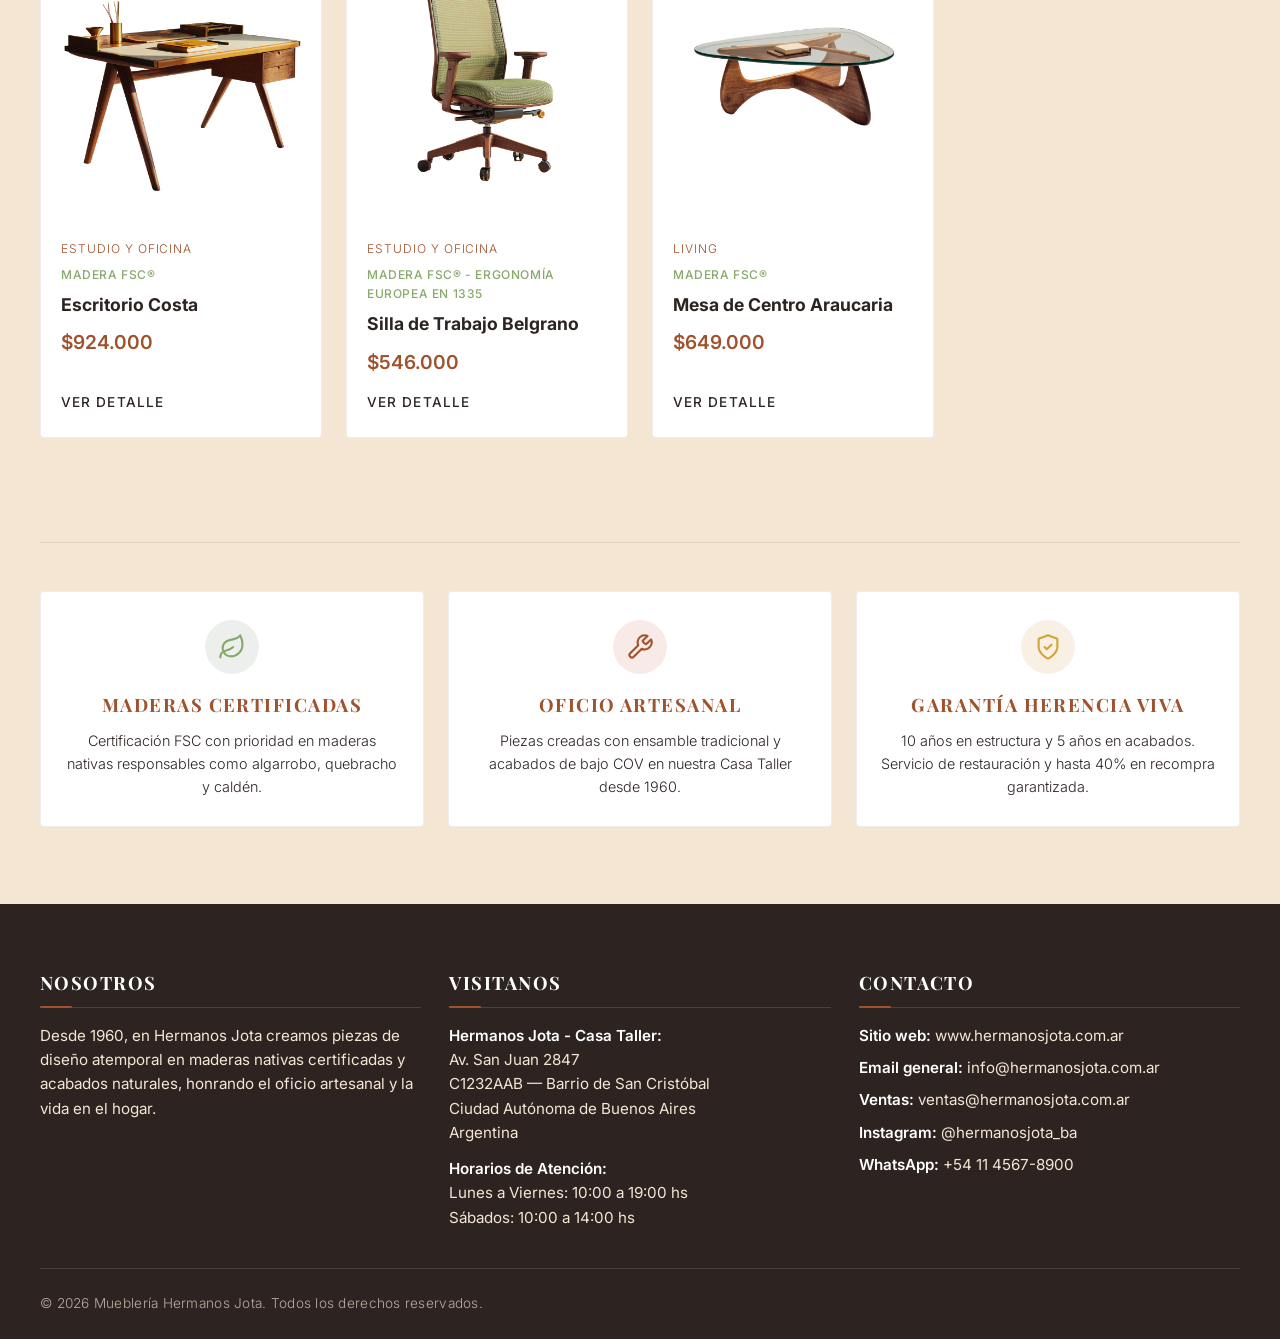
<file: productos.html>
<!DOCTYPE html>
<html lang="es">

<head>
    <meta charset="UTF-8">
    <meta name="viewport" content="width=device-width, initial-scale=1.0">
    <meta name="description" content="Colección de muebles atemporales en maderas nativas certificadas y acabados naturales. Piezas creadas para alimentar el alma - Mueblería Hermanos Jota.">
    <title>Mueblería Hermanos Jota | Productos</title>

    <link rel="preconnect" href="https://fonts.googleapis.com">
    <link rel="preconnect" href="https://fonts.gstatic.com" crossorigin>

    <link
        href="https://fonts.googleapis.com/css2?family=Inter:wght@300;400;500;700&family=Playfair+Display:wght@400;700&display=swap"
        rel="stylesheet">

    <link rel="stylesheet" href="css/variables.css">
    <link rel="stylesheet" href="css/views/productos.css">
</head>

<body>

    <!-- Header: Logo y Navegación Principal -->
    <header class="main-header">
        <div class="header-container">
            <a href="index.html" class="logo" aria-label="Inicio - Mueblería Hermanos Jota">
                <div class="logo-circle">
                    <img src="assets/img/ui/logo.svg" alt="Logo Mueblería Hermanos Jota">
                </div>
                <span class="logo-text">HERMANOS JOTA</span>
            </a>
            <nav class="main-nav" aria-label="Navegación principal">
                <ul class="nav-list">
                    <li class="nav-item"><a href="index.html" class="nav-link">Inicio</a></li>
                    <li class="nav-item"><a href="productos.html" class="nav-link active">Productos</a></li>
                    <li class="nav-item"><a href="contacto.html" class="nav-link">Contacto</a></li>
                </ul>
                <button class="btn-cart" id="btn-cart-toggle" aria-label="Abrir carrito">
                    <svg class="cart-icon" viewBox="0 0 24 24" width="20" height="20" fill="none" stroke="currentColor" stroke-width="2" stroke-linecap="round" stroke-linejoin="round" aria-hidden="true">
                        <path d="M6 2L3 6v14a2 2 0 0 0 2 2h14a2 2 0 0 0 2-2V6l-3-4z"></path>
                        <line x1="3" y1="6" x2="21" y2="6"></line>
                        <path d="M16 10a4 4 0 0 1-8 0"></path>
                    </svg>
                    <span class="cart-badge" id="cart-badge">0</span>
                </button>
            </nav>
        </div>
    </header>

    <!-- Main Content: Catálogo de Productos -->
    <main class="catalog-main">
        <div class="catalog-container">
            <!-- Miga de pan / Breadcrumb -->
            <nav class="breadcrumbs" aria-label="Ruta de navegación">
                <a href="index.html" class="breadcrumb-link">Inicio</a>
                <span class="breadcrumb-separator">/</span>
                <span class="breadcrumb-current" aria-current="page">Productos</span>
            </nav>

            <!-- Encabezado de la Colección -->
            <header class="catalog-header">
                <h1 class="catalog-title">Colección de Muebles</h1>
                <p class="catalog-subtitle">
                    El redescubrimiento del diseño artesanal. Cada pieza es creada en maderas nativas
                    seleccionadas y tratada con acabados sustentables para enriquecer los espacios de tu hogar.
                </p>
            </header>

            <!-- Barra de Filtros y Control -->
            <section class="catalog-toolbar" aria-label="Filtros y búsqueda del catálogo">
                <div class="filter-group" role="group" aria-label="Filtrar por categoría">
                    <button type="button" class="filter-btn active" data-category="all">Todos</button>
                    <button type="button" class="filter-btn" data-category="Living">Living</button>
                    <button type="button" class="filter-btn" data-category="Comedor">Comedor</button>
                    <button type="button" class="filter-btn" data-category="Estudio y Oficina">Estudio y Oficina</button>
                    <button type="button" class="filter-btn" data-category="Dormitorio">Dormitorio</button>
                </div>
                <div class="toolbar-actions">
                    <div class="search-box">
                        <label for="catalog-search" class="visually-hidden">Buscar en el catálogo</label>
                        <div class="search-input-wrapper">
                            <svg class="search-icon" viewBox="0 0 24 24" width="16" height="16" fill="none" stroke="currentColor" stroke-width="2" stroke-linecap="round" stroke-linejoin="round" aria-hidden="true">
                                <circle cx="11" cy="11" r="8"></circle>
                                <line x1="21" y1="21" x2="16.65" y2="16.65"></line>
                            </svg>
                            <input type="search" id="catalog-search" class="catalog-search-input" placeholder="Buscar mueble..." autocomplete="off" aria-label="Buscar muebles en el catálogo">
                            <button type="button" class="search-clear-btn" id="search-clear" aria-label="Limpiar búsqueda" title="Limpiar búsqueda" hidden>&times;</button>
                        </div>
                    </div>
                    <div class="catalog-status">
                        <span class="catalog-count">Mostrando <strong>11 piezas</strong> exclusivas</span>
                    </div>
                </div>
            </section>

            <!-- Grilla del Catálogo de Productos -->
            <section class="catalog-grid-section" aria-label="Listado de productos">
                <div class="catalog-grid">
                    <!-- 1. Aparador Uspallata -->
                    <article class="product-card" data-id="uspallata" data-category="Comedor">
                        <div class="product-image-container">
                            <img src="assets/img/products/uspallata.png" alt="Aparador Uspallata - Mueblería Hermanos Jota"
                                class="product-image" loading="lazy">
                        </div>
                        <div class="product-content">
                            <span class="product-category">Comedor</span>
                            <span class="producto-tagline">Madera FSC®</span>
                            <h2 class="product-title">Aparador Uspallata</h2>
                            <p class="product-price">$850.000</p>
                            <a href="producto.html?id=uspallata" class="product-link" aria-label="Ver detalle de Aparador Uspallata">
                                Ver Detalle
                            </a>
                        </div>
                    </article>

                    <!-- 2. Biblioteca Recoleta -->
                    <article class="product-card" data-id="recoleta" data-category="Estudio y Oficina">
                        <div class="product-image-container">
                            <img src="assets/img/products/recoleta.png" alt="Biblioteca Recoleta - Mueblería Hermanos Jota"
                                class="product-image" loading="lazy">
                        </div>
                        <div class="product-content">
                            <span class="product-category">Estudio y Oficina</span>
                            <span class="producto-tagline">Madera FSC®</span>
                            <h2 class="product-title">Biblioteca Recoleta</h2>
                            <p class="product-price">$680.000</p>
                            <a href="producto.html?id=recoleta" class="product-link" aria-label="Ver detalle de Biblioteca Recoleta">
                                Ver Detalle
                            </a>
                        </div>
                    </article>

                    <!-- 3. Butaca Mendoza -->
                    <article class="product-card" data-id="mendoza" data-category="Living">
                        <div class="product-image-container">
                            <img src="assets/img/products/mendoza.png" alt="Butaca Mendoza - Mueblería Hermanos Jota"
                                class="product-image" loading="lazy">
                        </div>
                        <div class="product-content">
                            <span class="product-category">Living</span>
                            <span class="producto-tagline">Madera FSC®</span>
                            <h2 class="product-title">Butaca Mendoza</h2>
                            <p class="product-price">$743.000</p>
                            <a href="producto.html?id=mendoza" class="product-link" aria-label="Ver detalle de Butaca Mendoza">
                                Ver Detalle
                            </a>
                        </div>
                    </article>

                    <!-- 4. Sillón Copacabana -->
                    <article class="product-card" data-id="copacabana" data-category="Living">
                        <div class="product-image-container">
                            <img src="assets/img/products/copacabana.png"
                                alt="Sillón Copacabana - Mueblería Hermanos Jota" class="product-image" loading="lazy">
                        </div>
                        <div class="product-content">
                            <span class="product-category">Living</span>
                            <span class="producto-tagline">Madera FSC®</span>
                            <h2 class="product-title">Sillón Copacabana</h2>
                            <p class="product-price">$827.000</p>
                            <a href="producto.html?id=copacabana" class="product-link" aria-label="Ver detalle de Sillón Copacabana">
                                Ver Detalle
                            </a>
                        </div>
                    </article>

                    <!-- 5. Mesa de Noche Aconcagua -->
                    <article class="product-card" data-id="aconcagua" data-category="Dormitorio">
                        <div class="product-image-container">
                            <img src="assets/img/products/aconcagua.png" alt="Mesa de Noche Aconcagua - Mueblería Hermanos Jota"
                                class="product-image" loading="lazy">
                        </div>
                        <div class="product-content">
                            <span class="product-category">Dormitorio</span>
                            <span class="producto-tagline">Madera FSC®</span>
                            <h2 class="product-title">Mesa de Noche Aconcagua</h2>
                            <p class="product-price">$768.000</p>
                            <a href="producto.html?id=aconcagua" class="product-link" aria-label="Ver detalle de Mesa de Noche Aconcagua">
                                Ver Detalle
                            </a>
                        </div>
                    </article>

                    <!-- 6. Sofá Patagonia -->
                    <article class="product-card" data-id="patagonia" data-category="Living">
                        <div class="product-image-container">
                            <img src="assets/img/products/patagonia.png"
                                alt="Sofá Patagonia - Mueblería Hermanos Jota" class="product-image" loading="lazy">
                        </div>
                        <div class="product-content">
                            <span class="product-category">Living</span>
                            <span class="producto-tagline">Madera FSC®</span>
                            <h2 class="product-title">Sofá Patagonia</h2>
                            <p class="product-price">$1.344.000</p>
                            <a href="producto.html?id=patagonia" class="product-link" aria-label="Ver detalle de Sofá Patagonia">
                                Ver Detalle
                            </a>
                        </div>
                    </article>

                    <!-- 7. Mesa Comedor Pampa -->
                    <article class="product-card" data-id="pampa" data-category="Comedor">
                        <div class="product-image-container">
                            <img src="assets/img/products/pampa.png"
                                alt="Mesa Comedor Pampa - Mueblería Hermanos Jota" class="product-image" loading="lazy">
                        </div>
                        <div class="product-content">
                            <span class="product-category">Comedor</span>
                            <span class="producto-tagline">Madera FSC®</span>
                            <h2 class="product-title">Mesa Comedor Pampa</h2>
                            <p class="product-price">$810.000</p>
                            <a href="producto.html?id=pampa" class="product-link" aria-label="Ver detalle de Mesa Comedor Pampa">
                                Ver Detalle
                            </a>
                        </div>
                    </article>

                    <!-- 8. Sillas Cordoba -->
                    <article class="product-card" data-id="cordoba" data-category="Comedor">
                        <div class="product-image-container">
                            <img src="assets/img/products/cordoba.png"
                                alt="Sillas Cordoba - Mueblería Hermanos Jota" class="product-image" loading="lazy">
                        </div>
                        <div class="product-content">
                            <span class="product-category">Comedor</span>
                            <span class="producto-tagline">Madera FSC®</span>
                            <h2 class="product-title">Sillas Cordoba</h2>
                            <p class="product-price">$673.000</p>
                            <a href="producto.html?id=cordoba" class="product-link" aria-label="Ver detalle de Sillas Cordoba">
                                Ver Detalle
                            </a>
                        </div>
                    </article>

                    <!-- 9. Escritorio Costa -->
                    <article class="product-card" data-id="costa" data-category="Estudio y Oficina">
                        <div class="product-image-container">
                            <img src="assets/img/products/costa.png"
                                alt="Escritorio Costa - Mueblería Hermanos Jota" class="product-image" loading="lazy">
                        </div>
                        <div class="product-content">
                            <span class="product-category">Estudio y Oficina</span>
                            <span class="producto-tagline">Madera FSC®</span>
                            <h2 class="product-title">Escritorio Costa</h2>
                            <p class="product-price">$924.000</p>
                            <a href="producto.html?id=costa" class="product-link" aria-label="Ver detalle de Escritorio Costa">
                                Ver Detalle
                            </a>
                        </div>
                    </article>

                    <!-- 10. Silla de Trabajo Belgrano -->
                    <article class="product-card" data-id="belgrano" data-category="Estudio y Oficina">
                        <div class="product-image-container">
                            <img src="assets/img/products/belgrano.png" alt="Silla de Trabajo Belgrano - Mueblería Hermanos Jota"
                                class="product-image" loading="lazy">
                        </div>
                        <div class="product-content">
                            <span class="product-category">Estudio y Oficina</span>
                            <span class="producto-tagline">Madera FSC® - Ergonomía europea EN 1335</span>
                            <h2 class="product-title">Silla de Trabajo Belgrano</h2>
                            <p class="product-price">$546.000</p>
                            <a href="producto.html?id=belgrano" class="product-link" aria-label="Ver detalle de Silla de Trabajo Belgrano">
                                Ver Detalle
                            </a>
                        </div>
                    </article>

                    <!-- 11. Mesa de Centro Araucaria -->
                    <article class="product-card" data-id="araucaria" data-category="Living">
                        <div class="product-image-container">
                            <img src="assets/img/products/araucaria.png" alt="Mesa de Centro Araucaria - Mueblería Hermanos Jota"
                                class="product-image" loading="lazy">
                        </div>
                        <div class="product-content">
                            <span class="product-category">Living</span>
                            <span class="producto-tagline">Madera FSC®</span>
                            <h2 class="product-title">Mesa de Centro Araucaria</h2>
                            <p class="product-price">$649.000</p>
                            <a href="producto.html?id=araucaria" class="product-link" aria-label="Ver detalle de Mesa de Centro Araucaria">
                                Ver Detalle
                            </a>
                        </div>
                    </article>
                </div>
            </section>

            <!-- Sección de Compromiso Artesanal / Beneficios -->
            <section class="catalog-features" aria-label="Compromiso Hermanos Jota">
                <div class="features-grid">
                    <div class="feature-card">
                        <div class="feature-icon-wrapper feature-icon-salvia" aria-hidden="true">
                            <svg class="feature-svg" viewBox="0 0 24 24" width="28" height="28" fill="none" stroke="currentColor" stroke-width="1.8" stroke-linecap="round" stroke-linejoin="round">
                                <path d="M11 20A7 7 0 0 1 9.8 6.1C15.5 5 17 4.48 19 2c1 2 2 4.18 2 8 0 5.5-4.78 10-10 10Z"></path>
                                <path d="M2 21c0-3 1.85-5.36 5.08-6C9.5 14.52 12 13 13 12"></path>
                            </svg>
                        </div>
                        <h2 class="feature-title">Maderas Certificadas</h2>
                        <p class="feature-description">
                            Certificación FSC con prioridad en maderas nativas responsables como algarrobo, quebracho y caldén.
                        </p>
                    </div>
                    <div class="feature-card">
                        <div class="feature-icon-wrapper feature-icon-siena" aria-hidden="true">
                            <svg class="feature-svg" viewBox="0 0 24 24" width="28" height="28" fill="none" stroke="currentColor" stroke-width="1.8" stroke-linecap="round" stroke-linejoin="round">
                                <path d="M14.7 6.3a1 1 0 0 0 0 1.4l1.6 1.6a1 1 0 0 0 1.4 0l3.77-3.77a6 6 0 0 1-7.94 7.94l-6.91 6.91a2.12 2.12 0 0 1-3-3l6.91-6.91a6 6 0 0 1 7.94-7.94l-3.76 3.76z"></path>
                            </svg>
                        </div>
                        <h2 class="feature-title">Oficio Artesanal</h2>
                        <p class="feature-description">
                            Piezas creadas con ensamble tradicional y acabados de bajo COV en nuestra Casa Taller desde 1960.
                        </p>
                    </div>
                    <div class="feature-card">
                        <div class="feature-icon-wrapper feature-icon-oro" aria-hidden="true">
                            <svg class="feature-svg" viewBox="0 0 24 24" width="28" height="28" fill="none" stroke="currentColor" stroke-width="1.8" stroke-linecap="round" stroke-linejoin="round">
                                <path d="M12 22s8-4 8-10V5l-8-3-8 3v7c0 6 8 10 8 10z"></path>
                                <path d="m9 12 2 2 4-4"></path>
                            </svg>
                        </div>
                        <h2 class="feature-title">Garantía Herencia Viva</h2>
                        <p class="feature-description">
                            10 años en estructura y 5 años en acabados. Servicio de restauración y hasta 40% en recompra garantizada.
                        </p>
                    </div>
                </div>
            </section>
        </div>
    </main>

    <!-- Footer: Información básica -->
    <footer class="main-footer">
        <div class="footer-container">
            <div class="footer-info">
                <!-- Bloque: Sobre la Mueblería -->
                <div class="footer-block">
                    <h3 class="footer-title">Nosotros</h3>
                    <p class="footer-text">
                        Desde 1960, en Hermanos Jota creamos piezas de diseño atemporal
                        en maderas nativas certificadas y acabados naturales, honrando
                        el oficio artesanal y la vida en el hogar.
                    </p>
                </div>

                <!-- Bloque: Dirección y Horarios de Atención -->
                <div class="footer-block">
                    <h3 class="footer-title">Visitanos</h3>
                    <address class="footer-address">
                        <p class="footer-text">
                            <strong>Hermanos Jota - Casa Taller:</strong><br>
                            Av. San Juan 2847<br>
                            C1232AAB — Barrio de San Cristóbal<br>
                            Ciudad Autónoma de Buenos Aires<br>
                            Argentina
                        </p>
                        <p class="footer-text">
                            <strong>Horarios de Atención:</strong><br>
                            Lunes a Viernes: 10:00 a 19:00 hs<br>
                            Sábados: 10:00 a 14:00 hs
                        </p>
                    </address>
                </div>

                <!-- Bloque: Información de Contacto -->
                <div class="footer-block">
                    <h3 class="footer-title">Contacto</h3>
                    <ul class="footer-list">
                        <li class="footer-text">
                            <strong>Sitio web:</strong> www.hermanosjota.com.ar
                        </li>
                        <li class="footer-text">
                            <strong>Email general:</strong> info@hermanosjota.com.ar
                        </li>
                        <li class="footer-text">
                            <strong>Ventas:</strong> ventas@hermanosjota.com.ar
                        </li>
                        <li class="footer-text">
                            <strong>Instagram:</strong> @hermanosjota_ba
                        </li>
                        <li class="footer-text">
                            <strong>WhatsApp:</strong> +54 11 4567-8900
                        </li>
                    </ul>
                </div>
            </div>

            <div class="footer-bottom">
                <p>&copy; 2026 Mueblería Hermanos Jota. Todos los derechos reservados.</p>
            </div>
        </div>
    </footer>

    <!-- Componente Global: Overlay y Drawer del Carrito -->
    <div class="cart-overlay" id="cart-overlay" aria-hidden="true"></div>
    <aside class="cart-drawer" id="cart-drawer" role="dialog" aria-labelledby="cart-drawer-title" aria-modal="true" aria-hidden="true">
        <div class="cart-header">
            <div class="cart-header-title-wrap">
                <h2 id="cart-drawer-title" class="cart-title">Tu Selección</h2>
                <span class="cart-header-count" id="cart-header-count">(0)</span>
            </div>
            <button type="button" class="cart-close-btn" id="btn-cart-close" aria-label="Cerrar carrito">&times;</button>
        </div>
        <div class="cart-items-container" id="cart-items-container"></div>
        <div class="cart-footer" id="cart-footer">
            <div class="cart-subtotal-row">
                <span class="cart-subtotal-label">Subtotal estimado</span>
                <span class="cart-subtotal-amount" id="cart-subtotal-amount">$0</span>
            </div>
            <p class="cart-tax-notice">Envío e impuestos calculados al confirmar la orden.</p>
            <div class="cart-actions">
                <button type="button" class="btn-cart-empty" id="btn-cart-empty">Vaciar</button>
                <button type="button" class="btn-cart-checkout" id="btn-cart-checkout">FINALIZAR PEDIDO</button>
            </div>
        </div>
    </aside>

    <!-- Scripts de renderizado dinámico y filtrado -->
    <script type="module" src="js/views/productos.js"></script>
</body>

</html>
</file>
<file: css/variables.css>
:root {
    --font-primary: 'Inter', -apple-system, BlinkMacSystemFont, 'Segoe UI', Roboto, sans-serif;
    --font-secondary: 'Playfair Display', Georgia, serif;

    --color-siena-tostado: #A0522D;
    --color-verde-salvia: #87A96B;
    --color-alabastro-calido: #F5E6D3;
    --color-vara-oro: #D4A437;
    --color-rosa-polvoriento: #C47A6D;
    --color-blanco: #FFFFFF;
    --color-texto-oscuro: #2D2422;
}

*,
*::before,
*::after {
    box-sizing: border-box;
    margin: 0;
    padding: 0;
}

html {
    max-width: 100%;
    overflow-x: hidden;
}

body {
    background-color: var(--color-alabastro-calido);
    color: var(--color-texto-oscuro);
    font-family: var(--font-primary);
    font-weight: 400;
    line-height: 1.6;
    min-height: 100vh;
    display: flex;
    flex-direction: column;
    max-width: 100%;
    overflow-x: hidden;
    position: relative;
}

/* Tipografía y Color para Encabezados (Manual 2026) */
h1,
h2,
h3 {
    font-family: var(--font-secondary);
    color: var(--color-siena-tostado);
}

h1,
h2 {
    text-transform: uppercase;
    letter-spacing: 0.1em;
}

/* Leyendas y notas secundarias (Manual 2026) */
.text-caption,
.text-note {
    font-weight: 300;
    letter-spacing: 0.02em;
}
</file>
<file: css/views/index.css>
/* ==========================================================================
   Vista: Inicio (index.css)
   ========================================================================== */

/* Importación de componentes compartidos */
@import '../components/header.css';
@import '../components/product-card.css';
@import '../components/footer.css';

/* ==========================================================================
   Hero Banner Principal
   ========================================================================== */
.hero-banner {
   position: relative;
   overflow: hidden;
   min-height: clamp(440px, 62vh, 680px);
   display: flex;
   align-items: center;
   justify-content: center;
   text-align: center;
   padding: clamp(3.5rem, 7vw, 6.5rem) clamp(1.5rem, 4vw, 3rem);
   color: var(--color-blanco);
}

/* Capa de Fondo Animada y Soporte de Efecto Parallax */
.hero-bg-parallax {
   position: absolute;
   top: -15%;
   left: 0;
   width: 100%;
   height: 130%;
   z-index: 1;
   pointer-events: none;
   will-change: transform;
}

.hero-bg-image {
   position: absolute;
   inset: 0;
   background-image: linear-gradient(rgba(45, 36, 34, 0.58), rgba(45, 36, 34, 0.65)),
      url('../../assets/img/hero-banner.png');
   background-size: cover;
   background-position: center;
   background-repeat: no-repeat;
   animation: heroKenBurns 22s ease-in-out infinite alternate;
   will-change: transform;
}

.hero-container {
   position: relative;
   z-index: 2;
   max-width: 820px;
   margin: 0 auto;
   display: flex;
   flex-direction: column;
   align-items: center;
   gap: 1.15rem;
}

.hero-title {
   font-size: clamp(2rem, 5vw, 3.2rem);
   font-weight: 700;
   line-height: 1.2;
   color: var(--color-blanco);
   text-transform: uppercase;
   letter-spacing: 0.08em;
   margin: 0;
   text-shadow: 0 2px 16px rgba(45, 36, 34, 0.4);
   animation: heroFadeUp 0.85s cubic-bezier(0.16, 1, 0.3, 1) 0.2s both;
}

/* Línea Acento Artesanal que se despliega suavemente */
.hero-divider {
   height: 2px;
   background-color: var(--color-vara-oro);
   border-radius: 2px;
   margin: 0.1rem auto 0.25rem;
   animation: heroExpandDivider 0.9s cubic-bezier(0.16, 1, 0.3, 1) 0.4s both;
}

.hero-description {
   font-size: clamp(1rem, 2vw, 1.25rem);
   max-width: 650px;
   color: var(--color-alabastro-calido);
   line-height: 1.6;
   margin: 0;
   text-shadow: 0 1px 8px rgba(45, 36, 34, 0.3);
   animation: heroFadeUp 0.85s cubic-bezier(0.16, 1, 0.3, 1) 0.55s both;
}

.hero-actions {
   animation: heroFadeUp 0.85s cubic-bezier(0.16, 1, 0.3, 1) 0.75s both;
}

.btn-primary {
   display: inline-block;
   background-color: var(--color-siena-tostado);
   color: var(--color-blanco);
   text-decoration: none;
   font-family: var(--font-primary);
   font-weight: 500;
   text-transform: uppercase;
   letter-spacing: 0.08em;
   padding: 0.85rem 1.85rem;
   border-radius: 4px;
   margin-top: 0.5rem;
   box-shadow: 0 4px 18px rgba(196, 90, 56, 0.32);
   transition: background-color 0.25s ease, transform 0.25s ease, box-shadow 0.25s ease;
}

.btn-primary:hover {
   background-color: var(--color-vara-oro);
   transform: translateY(-3px);
   box-shadow: 0 8px 24px rgba(212, 163, 89, 0.4);
}

.btn-primary:active {
   transform: translateY(0);
}

/* Keyframes de Entrada y Respiración Ambiental */
@keyframes heroFadeUp {
   0% {
      opacity: 0;
      transform: translateY(20px);
   }
   100% {
      opacity: 1;
      transform: translateY(0);
   }
}

@keyframes heroExpandDivider {
   0% {
      width: 0;
      opacity: 0;
   }
   100% {
      width: 54px;
      opacity: 1;
   }
}

@keyframes heroKenBurns {
   0% {
      transform: scale(1) translate(0, 0);
   }
   100% {
      transform: scale(1.06) translate(-1%, -0.5%);
   }
}

/* Accesibilidad: movimiento reducido */
@media (prefers-reduced-motion: reduce) {
   .hero-bg-parallax,
   .hero-bg-image {
      animation: none;
      transform: none !important;
   }
   .hero-title,
   .hero-divider,
   .hero-description,
   .hero-actions {
      animation: none;
      opacity: 1;
      transform: none;
   }
   .hero-divider {
      width: 54px;
   }
}

/* ==========================================================================
   Sección: Productos Destacados (Grilla Editorial con Flexbox)
   ========================================================================== */
.featured-products {
   padding: clamp(3.5rem, 6vw, 5.5rem) clamp(1rem, 4vw, 2.5rem);
}

.featured-container {
   width: 100%;
   max-width: 1200px;
   margin: 0 auto;
   display: flex;
   flex-direction: column;
   gap: clamp(2rem, 4vw, 3rem);
}

.section-header {
   text-align: center;
   display: flex;
   flex-direction: column;
   align-items: center;
   gap: 0.5rem;
}

.section-title {
   font-family: var(--font-secondary);
   font-size: clamp(1.8rem, 4vw, 2.4rem);
   font-weight: 700;
   color: var(--color-siena-tostado);
   text-transform: uppercase;
   letter-spacing: 0.1em;
   margin: 0;
}

.section-subtitle {
   font-family: var(--font-primary);
   font-size: clamp(0.95rem, 1.8vw, 1.05rem);
   font-weight: 300;
   letter-spacing: 0.02em;
   color: var(--color-texto-oscuro);
   max-width: 550px;
   margin: 0 auto;
}

/* Micro-etiqueta de certificación y sustentabilidad */
.producto-tagline {
   display: block;
   font-family: var(--font-primary);
   font-weight: 500;
   font-size: 0.75rem;
   text-transform: uppercase;
   letter-spacing: 0.05em;
   color: var(--color-verde-salvia); /* #87A96B */
   margin-bottom: 4px;
}

/* Grilla con Flexbox (Mobile First) */
.products-grid {
   display: flex;
   flex-direction: row;
   flex-wrap: wrap;
   gap: 1.5rem;
   width: 100%;
}

/* Mobile First: 1 columna encimada en pantallas pequeñas (< 576px) */
.products-grid .product-card {
   flex: 1 1 100%;
   max-width: 100%;
}

/* Tablet (>= 576px): 2 columnas balanceadas (2x2) */
@media (min-width: 576px) {
   .products-grid .product-card {
      flex: 1 1 calc(50% - 0.75rem);
      max-width: calc(50% - 0.75rem);
   }
}

/* Desktop (>= 992px): 4 columnas alineadas horizontalmente en una sola fila */
@media (min-width: 992px) {
   .products-grid .product-card {
      flex: 1 1 calc(25% - 1.125rem);
      max-width: calc(25% - 1.125rem);
   }
}

/* ==========================================================================
   Sección: Compromiso Artesanal / Pilares de Marca
   ========================================================================== */
.home-features {
   padding: clamp(3.5rem, 6vw, 5.5rem) clamp(1rem, 4vw, 2.5rem);
   background-color: rgba(239, 236, 230, 0.4);
   border-top: 1px solid rgba(45, 36, 34, 0.08);
}

.features-container {
   width: 100%;
   max-width: 1200px;
   margin: 0 auto;
   display: flex;
   flex-direction: column;
   gap: clamp(2rem, 4vw, 3rem);
}

.features-grid {
   display: flex;
   flex-direction: column;
   gap: 1.5rem;
   width: 100%;
}

.feature-card {
   flex: 1;
   background-color: var(--color-blanco);
   border: 1px solid rgba(45, 36, 34, 0.08);
   border-radius: 4px;
   padding: 2rem 1.5rem;
   text-align: center;
   display: flex;
   flex-direction: column;
   align-items: center;
   gap: 0.6rem;
   transition: transform 0.3s ease, box-shadow 0.3s ease, border-color 0.3s ease;
}

.feature-card:hover {
   transform: translateY(-4px);
   box-shadow: 0 10px 24px rgba(45, 36, 34, 0.08);
   border-color: rgba(160, 82, 45, 0.25);
}

.feature-icon-wrapper {
   width: 54px;
   height: 54px;
   border-radius: 50%;
   display: inline-flex;
   align-items: center;
   justify-content: center;
   margin-bottom: 0.35rem;
   transition: transform 0.3s ease, background-color 0.3s ease, box-shadow 0.3s ease;
}

.feature-icon-salvia {
   background-color: rgba(107, 127, 110, 0.12);
   color: var(--color-verde-salvia);
}

.feature-icon-siena {
   background-color: rgba(196, 90, 56, 0.12);
   color: var(--color-siena-tostado);
}

.feature-icon-oro {
   background-color: rgba(212, 163, 89, 0.16);
   color: var(--color-vara-oro);
}

.feature-card:hover .feature-icon-wrapper {
   transform: scale(1.1);
}

.feature-title {
   font-family: var(--font-secondary);
   font-size: 1.15rem;
   font-weight: 700;
   color: var(--color-siena-tostado);
   text-transform: uppercase;
   letter-spacing: 0.08em;
   margin: 0;
}

.feature-description {
   font-family: var(--font-primary);
   font-size: 0.9rem;
   color: var(--color-texto-oscuro);
   line-height: 1.6;
   font-weight: 300;
   margin: 0;
}

@media (min-width: 768px) {
   .features-grid {
      flex-direction: row;
   }
}

/* ==========================================================================
   Sección: Programa Herencia Viva
   ========================================================================== */
.heritage-section {
   padding: clamp(3.5rem, 6vw, 6rem) clamp(1rem, 4vw, 2.5rem);
   background-color: var(--color-blanco);
   border-top: 1px solid rgba(45, 36, 34, 0.08);
   position: relative;
   overflow: hidden;
}

.heritage-container {
   width: 100%;
   max-width: 1200px;
   margin: 0 auto;
   display: flex;
   flex-direction: column;
   gap: clamp(2.5rem, 5vw, 3.5rem);
}

.heritage-header {
   text-align: center;
   max-width: 680px;
   margin: 0 auto;
}

.heritage-tagline {
   font-family: var(--font-primary);
   font-size: 0.8rem;
   font-weight: 600;
   text-transform: uppercase;
   letter-spacing: 0.12em;
   color: var(--color-siena-tostado);
   margin-bottom: 0.25rem;
   display: inline-block;
}

/* Contenedor del Carrusel */
.heritage-carousel {
   position: relative;
   width: 100%;
   max-width: 980px;
   margin: 0 auto;
   display: flex;
   align-items: center;
   justify-content: center;
   padding: 1.5rem 0 2rem;
   overflow: hidden;
}

/* Escenario / Stage donde coexisten las tarjetas en Foco */
.heritage-carousel-stage {
   position: relative;
   width: 100%;
   height: 270px;
   display: flex;
   align-items: center;
   justify-content: center;
   touch-action: pan-y;
   user-select: none;
   -webkit-user-select: none;
}

/* Tarjeta Base */
.heritage-card {
   position: absolute;
   width: min(440px, 80%);
   background-color: var(--color-blanco);
   border: 1px solid rgba(45, 36, 34, 0.1);
   border-radius: 8px;
   padding: 1.75rem 1.6rem;
   display: flex;
   align-items: flex-start;
   gap: 1.25rem;
   box-sizing: border-box;
   user-select: none;
   -webkit-user-select: none;
   touch-action: pan-y;
   -webkit-font-smoothing: antialiased;
   -moz-osx-font-smoothing: grayscale;
   backface-visibility: hidden;
   transition: transform 0.45s cubic-bezier(0.25, 1, 0.5, 1),
               opacity 0.45s ease,
               filter 0.45s ease,
               box-shadow 0.45s ease,
               border-color 0.45s ease;
}

/* Estado Activo: Central, 100% nítido a escala real (sin distorsión de pixeles) */
.heritage-card.is-active {
   transform: translate3d(0, 0, 0);
   z-index: 10;
   opacity: 1;
   filter: none;
   box-shadow: 0 16px 36px rgba(45, 36, 34, 0.12);
   border-color: var(--color-siena-tostado);
   cursor: default;
   pointer-events: auto;
}

/* Estado Previo: A la izquierda, difuminado y a menor escala */
.heritage-card.is-prev {
   transform: translate3d(-56%, 0, 0) scale(0.85);
   z-index: 5;
   opacity: 0.42;
   filter: blur(2px);
   cursor: pointer;
   pointer-events: auto;
}

/* Estado Siguiente: A la derecha, difuminado y a menor escala */
.heritage-card.is-next {
   transform: translate3d(56%, 0, 0) scale(0.85);
   z-index: 5;
   opacity: 0.42;
   filter: blur(2px);
   cursor: pointer;
   pointer-events: auto;
}

.heritage-card.is-prev:hover,
.heritage-card.is-next:hover {
   opacity: 0.72;
   filter: blur(0.5px);
}

/* Tarjetas en cola fuera de la vista */
.heritage-card.is-hidden-left {
   transform: translateX(-110%) scale(0.75);
   z-index: 1;
   opacity: 0;
   filter: blur(4px);
   pointer-events: none;
}

.heritage-card.is-hidden-right {
   transform: translateX(110%) scale(0.75);
   z-index: 1;
   opacity: 0;
   filter: blur(4px);
   pointer-events: none;
}

/* Botones Flecha de Navegación */
.carousel-nav-btn {
   position: absolute;
   top: 50%;
   transform: translateY(-50%);
   z-index: 25;
   width: 46px;
   height: 46px;
   border-radius: 50%;
   background-color: var(--color-blanco);
   border: 1.5px solid var(--color-siena-tostado);
   color: var(--color-siena-tostado);
   display: flex;
   align-items: center;
   justify-content: center;
   cursor: pointer;
   box-shadow: 0 6px 16px rgba(45, 36, 34, 0.1);
   transition: background-color 0.2s ease,
               color 0.2s ease,
               transform 0.2s ease,
               box-shadow 0.2s ease;
}

.carousel-btn-prev {
   left: 6px;
}

.carousel-btn-next {
   right: 6px;
}

.carousel-nav-btn:hover {
   background-color: var(--color-siena-tostado);
   color: var(--color-blanco);
   transform: translateY(-50%) scale(1.08);
   box-shadow: 0 8px 20px rgba(196, 90, 56, 0.28);
}

.carousel-nav-btn:active {
   transform: translateY(-50%) scale(0.95);
}

.carousel-nav-btn:focus-visible {
   outline: 2px solid var(--color-siena-tostado);
   outline-offset: 3px;
}

/* Iconos de las Tarjetas */
.heritage-icon-wrapper {
   width: 50px;
   height: 50px;
   min-width: 50px;
   border-radius: 50%;
   display: flex;
   align-items: center;
   justify-content: center;
   transition: transform 0.3s ease;
}

.heritage-card.is-active .heritage-icon-wrapper {
   transform: scale(1.05);
}

.heritage-icon-oro {
   background-color: rgba(212, 163, 89, 0.16);
   color: var(--color-vara-oro);
}

.heritage-icon-siena {
   background-color: rgba(196, 90, 56, 0.12);
   color: var(--color-siena-tostado);
}

.heritage-icon-salvia {
   background-color: rgba(107, 127, 110, 0.12);
   color: var(--color-verde-salvia);
}

/* Contenido de la Tarjeta */
.heritage-content {
   display: flex;
   flex-direction: column;
   gap: 0.35rem;
}

.heritage-badge {
   font-family: var(--font-primary);
   font-size: 0.72rem;
   font-weight: 600;
   text-transform: uppercase;
   letter-spacing: 0.08em;
   color: var(--color-siena-tostado);
   background-color: rgba(196, 90, 56, 0.1);
   padding: 0.2rem 0.55rem;
   border-radius: 999px;
   display: inline-block;
   width: fit-content;
}

.heritage-item-title {
   font-family: var(--font-secondary);
   font-size: 1.12rem;
   font-weight: 700;
   color: var(--color-texto-oscuro);
   margin: 0;
   letter-spacing: 0.02em;
}

.heritage-item-desc {
   font-family: var(--font-primary);
   font-size: 0.88rem;
   color: var(--color-texto-oscuro);
   line-height: 1.55;
   font-weight: 300;
   margin: 0;
}

/* Indicadores / Dots */
.heritage-dots {
   display: flex;
   justify-content: center;
   align-items: center;
   gap: 0.6rem;
   margin-top: 0.5rem;
}

.heritage-dot {
   width: 10px;
   height: 10px;
   border-radius: 999px;
   border: none;
   background-color: rgba(45, 36, 34, 0.22);
   cursor: pointer;
   padding: 0;
   transition: width 0.3s ease, background-color 0.3s ease;
}

.heritage-dot.active {
   width: 28px;
   background-color: var(--color-siena-tostado);
}

.heritage-dot:hover:not(.active) {
   background-color: rgba(45, 36, 34, 0.45);
}

.heritage-dot:focus-visible {
   outline: 2px solid var(--color-siena-tostado);
   outline-offset: 2px;
}

/* Responsive Móvil */
@media (max-width: 640px) {
   .heritage-carousel {
      padding: 1rem 0;
   }

   .heritage-carousel-stage {
      height: 300px;
   }

   .heritage-card {
      width: 86%;
      padding: 1.4rem 1.15rem;
      gap: 0.9rem;
   }

   .heritage-card.is-prev {
      transform: translate3d(-76%, 0, 0) scale(0.84);
      opacity: 0.25;
      filter: blur(2.5px);
   }

   .heritage-card.is-next {
      transform: translate3d(76%, 0, 0) scale(0.84);
      opacity: 0.25;
      filter: blur(2.5px);
   }

   .carousel-nav-btn {
      width: 40px;
      height: 40px;
   }

   .carousel-btn-prev {
      left: 0;
   }

   .carousel-btn-next {
      right: 0;
   }
}

.heritage-cta {
   text-align: center;
   display: flex;
   flex-direction: column;
   align-items: center;
   gap: 1rem;
   padding-top: 1rem;
   border-top: 1px dashed rgba(45, 36, 34, 0.12);
}

.heritage-cta-text {
   font-family: var(--font-primary);
   font-size: 0.95rem;
   color: var(--color-texto-oscuro);
   margin: 0;
}

.btn-secondary {
   display: inline-flex;
   align-items: center;
   justify-content: center;
   padding: 0.75rem 1.6rem;
   border: 1.5px solid var(--color-siena-tostado);
   color: var(--color-siena-tostado);
   background-color: transparent;
   border-radius: 999px;
   font-family: var(--font-primary);
   font-size: 0.85rem;
   font-weight: 600;
   text-transform: uppercase;
   letter-spacing: 0.08em;
   text-decoration: none;
   cursor: pointer;
   transition: background-color 0.2s ease, color 0.2s ease, transform 0.2s ease, box-shadow 0.2s ease;
}

.btn-secondary:hover {
   background-color: var(--color-siena-tostado);
   color: var(--color-blanco);
   transform: translateY(-2px);
   box-shadow: 0 4px 12px rgba(196, 90, 56, 0.25);
}

.btn-secondary:active {
   transform: translateY(0);
}
</file>
<file: css/views/contacto.css>
/* ==========================================================================
   Vista: Contacto (contacto.css) - Mueblería Hermanos Jota
   ========================================================================== */

/* Importación de componentes compartidos */
@import '../components/header.css';
@import '../components/footer.css';

/* ==========================================================================
   Estructura General y Contenedor
   ========================================================================== */
.contact-page-main {
    padding: clamp(1.5rem, 4vw, 3rem) clamp(1rem, 4vw, 2.5rem) clamp(3rem, 6vw, 5rem);
    flex-grow: 1;
}

.contact-page-container {
    width: 100%;
    max-width: 1200px;
    margin: 0 auto;
}

/* ==========================================================================
   Miga de Pan (Breadcrumbs)
   ========================================================================== */
.breadcrumbs {
    display: flex;
    flex-wrap: wrap;
    align-items: center;
    gap: 0.5rem;
    font-family: var(--font-primary);
    font-size: 0.85rem;
    margin-bottom: clamp(1rem, 2.5vw, 2rem);
    color: rgba(45, 36, 34, 0.6);
}

.breadcrumb-link {
    text-decoration: none;
    color: var(--color-texto-oscuro);
    transition: color 0.2s ease;
}

.breadcrumb-link:hover {
    color: var(--color-siena-tostado);
}

.breadcrumb-separator {
    color: rgba(45, 36, 34, 0.35);
}

.breadcrumb-current {
    color: var(--color-siena-tostado);
    font-weight: 500;
}

/* ==========================================================================
   Cabecera Editorial de la Sección de Contacto
   ========================================================================== */
.contact-header {
    text-align: center;
    max-width: 700px;
    margin: 0 auto clamp(2rem, 4vw, 3.5rem);
    display: flex;
    flex-direction: column;
    align-items: center;
    gap: 0.5rem;
}

.contact-tagline {
    font-family: var(--font-primary);
    font-weight: 500;
    font-size: 0.75rem;
    text-transform: uppercase;
    letter-spacing: 0.05em;
    color: var(--color-verde-salvia);
    margin-bottom: 2px;
}

.contact-title {
    font-family: var(--font-secondary);
    font-size: clamp(1.8rem, 4vw, 2.5rem);
    font-weight: 700;
    color: var(--color-siena-tostado);
    text-transform: uppercase;
    letter-spacing: 0.1em;
    line-height: 1.2;
    margin: 0;
}

.contact-subtitle {
    font-family: var(--font-primary);
    font-size: clamp(0.95rem, 1.8vw, 1.05rem);
    font-weight: 300;
    letter-spacing: 0.02em;
    color: var(--color-texto-oscuro);
    line-height: 1.6;
}

/* ==========================================================================
   Layout Principal: Flexbox (Mobile First)
   ========================================================================== */
.contact-layout {
    display: flex;
    justify-content: center;
    width: 100%;
}

/* ==========================================================================
   Sección / Tarjeta del Formulario
   ========================================================================== */
.contact-form-section {
    width: 100%;
    max-width: 680px;
    background-color: var(--color-blanco);
    border: 1px solid rgba(45, 36, 34, 0.08);
    border-radius: 6px;
    padding: clamp(1.5rem, 4vw, 3rem);
    box-shadow: 0 4px 20px rgba(45, 36, 34, 0.04);
}

.form-title {
    font-family: var(--font-secondary);
    font-size: clamp(1.2rem, 2.5vw, 1.45rem);
    font-weight: 700;
    color: var(--color-siena-tostado);
    text-transform: uppercase;
    letter-spacing: 0.06em;
    margin: 0 0 1.75rem 0;
    padding-bottom: 0.6rem;
    border-bottom: 1px solid rgba(160, 82, 45, 0.2);
    position: relative;
}

.form-title::after {
    content: '';
    position: absolute;
    bottom: -1px;
    left: 0;
    width: 36px;
    height: 2px;
    background-color: var(--color-siena-tostado);
    border-radius: 1px;
}

/* ==========================================================================
   Campos e Inputs del Formulario
   ========================================================================== */
.contact-form {
    display: flex;
    flex-direction: column;
    gap: 1.25rem;
}

.form-group {
    display: flex;
    flex-direction: column;
    gap: 0.45rem;
}

.form-label {
    font-family: var(--font-primary);
    font-weight: 500;
    font-size: 0.9rem;
    color: var(--color-texto-oscuro);
}

.form-input,
.form-textarea {
    width: 100%;
    font-family: var(--font-primary);
    font-size: 0.95rem;
    color: var(--color-texto-oscuro);
    background-color: var(--color-blanco);
    border: 1px solid rgba(45, 36, 34, 0.2);
    border-radius: 4px;
    padding: 0.85rem 1rem;
    box-sizing: border-box;
    transition: border-color 0.2s ease, box-shadow 0.2s ease, background-color 0.2s ease;
}

.form-input::placeholder,
.form-textarea::placeholder {
    color: rgba(45, 36, 34, 0.45);
    font-weight: 300;
}

.form-input:focus,
.form-textarea:focus {
    outline: none;
    border-color: var(--color-siena-tostado);
    box-shadow: 0 0 0 3px rgba(160, 82, 45, 0.15);
}

.form-textarea {
    resize: vertical;
    min-height: 130px;
    line-height: 1.6;
}

/* ==========================================================================
   Acciones y Botón de Envío
   ========================================================================== */
.form-actions {
    margin-top: 0.5rem;
}

.btn-submit {
    width: 100%;
    border: none;
    cursor: pointer;
    background-color: var(--color-siena-tostado);
    color: var(--color-blanco);
    font-family: var(--font-primary);
    font-weight: 500;
    font-size: 0.9rem;
    text-transform: uppercase;
    letter-spacing: 0.08em;
    padding: 0.95rem 2rem;
    border-radius: 4px;
    transition: background-color 0.2s ease, transform 0.2s ease, box-shadow 0.2s ease;
}

.btn-submit:hover {
    background-color: var(--color-vara-oro);
    transform: translateY(-2px);
    box-shadow: 0 4px 12px rgba(212, 164, 55, 0.25);
}

.btn-submit:active {
    transform: translateY(0);
    box-shadow: none;
}

/* ==========================================================================
   Media Queries (Tablet / Desktop >= 576px)
   ========================================================================== */
@media (min-width: 576px) {
    .btn-submit {
        width: auto;
        min-width: 220px;
    }
}

/* ==========================================================================
   Validación del Formulario (Estados de error y acierto)
   ========================================================================== */
.form-input.is-invalid,
.form-textarea.is-invalid {
    border-color: #c93b2b;
    background-color: rgba(201, 59, 43, 0.02);
}

.form-input.is-invalid:focus,
.form-textarea.is-invalid:focus {
    border-color: #c93b2b;
    box-shadow: 0 0 0 3px rgba(201, 59, 43, 0.15);
}

.form-input.is-valid,
.form-textarea.is-valid {
    border-color: var(--color-verde-salvia);
}

.form-input.is-valid:focus,
.form-textarea.is-valid:focus {
    border-color: var(--color-verde-salvia);
    box-shadow: 0 0 0 3px rgba(135, 169, 107, 0.2);
}

.form-error {
    font-family: var(--font-primary);
    font-size: 0.8rem;
    color: #c93b2b;
    margin-top: 0.15rem;
    display: none;
    line-height: 1.4;
    animation: fadeInError 0.2s ease;
}

@keyframes fadeInError {
    from {
        opacity: 0;
        transform: translateY(-3px);
    }
    to {
        opacity: 1;
        transform: translateY(0);
    }
}

/* ==========================================================================
   Mensaje de Éxito en el DOM (.contact-success-card)
   ========================================================================== */
.contact-success-card {
    display: flex;
    flex-direction: column;
    align-items: center;
    text-align: center;
    padding: 2.5rem 1.5rem;
    gap: 1.25rem;
    animation: fadeInSuccess 0.35s cubic-bezier(0.16, 1, 0.3, 1);
}

@keyframes fadeInSuccess {
    from {
        opacity: 0;
        transform: scale(0.96);
    }
    to {
        opacity: 1;
        transform: scale(1);
    }
}

.success-icon-badge {
    width: 64px;
    height: 64px;
    background-color: rgba(135, 169, 107, 0.15);
    color: var(--color-verde-salvia);
    border-radius: 50%;
    display: flex;
    align-items: center;
    justify-content: center;
    margin-bottom: 0.25rem;
}

.success-svg {
    stroke: var(--color-verde-salvia);
}

.success-card-title {
    font-family: var(--font-secondary);
    font-size: clamp(1.4rem, 3vw, 1.75rem);
    font-weight: 700;
    color: var(--color-siena-tostado);
    margin: 0;
}

.success-card-text {
    font-family: var(--font-primary);
    font-size: 1rem;
    color: var(--color-texto-oscuro);
    line-height: 1.6;
    max-width: 520px;
    margin: 0;
}

.success-card-text strong {
    color: var(--color-siena-tostado);
    font-weight: 600;
}

.success-card-details {
    width: 100%;
    max-width: 520px;
    background-color: var(--color-alabastro-calido);
    border-left: 3px solid var(--color-siena-tostado);
    border-radius: 0 4px 4px 0;
    padding: 1rem 1.25rem;
    text-align: left;
}

.details-label {
    display: block;
    font-family: var(--font-primary);
    font-size: 0.78rem;
    text-transform: uppercase;
    letter-spacing: 0.08em;
    color: rgba(45, 36, 34, 0.65);
    margin-bottom: 0.35rem;
    font-weight: 600;
}

.details-excerpt {
    font-family: var(--font-primary);
    font-size: 0.92rem;
    color: var(--color-texto-oscuro);
    font-style: italic;
    line-height: 1.5;
    margin: 0;
}

.btn-new-message {
    margin-top: 0.5rem;
    background-color: var(--color-siena-tostado);
    color: var(--color-blanco);
    border: none;
    border-radius: 4px;
    padding: 0.85rem 1.85rem;
    font-family: var(--font-primary);
    font-size: 0.85rem;
    font-weight: 500;
    text-transform: uppercase;
    letter-spacing: 0.08em;
    cursor: pointer;
    transition: background-color 0.2s ease, transform 0.2s ease;
}

.btn-new-message:hover {
    background-color: var(--color-vara-oro);
    transform: translateY(-2px);
    box-shadow: 0 4px 12px rgba(212, 164, 55, 0.25);
}
}
</file>
<file: css/views/producto.css>
/* ==========================================================================
   Vista: Detalle de Producto (producto.css)
   ========================================================================== */

/* Importación de componentes compartidos */
@import '../components/header.css';
@import '../components/footer.css';

/* ==========================================================================
   Estructura General y Contenedor
   ========================================================================== */
.product-page-main {
   padding: clamp(1.5rem, 4vw, 3rem) clamp(1rem, 4vw, 2.5rem) clamp(3rem, 6vw, 5rem);
   flex-grow: 1;
}

.product-page-container {
   width: 100%;
   max-width: 1200px;
   margin: 0 auto;
}

/* Miga de Pan (Breadcrumbs) */
.breadcrumbs {
   display: flex;
   flex-wrap: wrap;
   align-items: center;
   gap: 0.5rem;
   font-family: var(--font-primary);
   font-size: 0.85rem;
   margin-bottom: clamp(1.5rem, 3vw, 2.5rem);
   color: rgba(45, 36, 34, 0.6);
}

.breadcrumb-link {
   text-decoration: none;
   color: var(--color-texto-oscuro);
   transition: color 0.2s ease;
}

.breadcrumb-link:hover {
   color: var(--color-siena-tostado);
}

.breadcrumb-separator {
   color: rgba(45, 36, 34, 0.35);
}

.breadcrumb-current {
   color: var(--color-siena-tostado);
   font-weight: 500;
}

/* ==========================================================================
   Layout Principal: Flexbox (Mobile First)
   ========================================================================== */
.product-detail-layout {
   display: flex;
   flex-direction: column;
   gap: clamp(2rem, 4vw, 3.5rem);
   width: 100%;
}

/* Columna Izquierda: Imagen Grande del Producto */
.product-media-column {
   width: 100%;
}

.product-main-image-container {
   width: 100%;
   aspect-ratio: 1 / 1;
   background-color: var(--color-blanco);
   border: 1px solid rgba(45, 36, 34, 0.08);
   border-radius: 6px;
   overflow: hidden;
   display: flex;
   align-items: center;
   justify-content: center;
   box-shadow: 0 4px 20px rgba(45, 36, 34, 0.04);
}

.product-main-image {
   width: 100%;
   height: 100%;
   object-fit: cover;
   display: block;
   transition: transform 0.4s ease;
}

.product-main-image-container:hover .product-main-image {
   transform: scale(1.02);
}

/* Columna Derecha: Información y Acciones */
.product-info-column {
   width: 100%;
   display: flex;
   flex-direction: column;
   gap: clamp(1.25rem, 2.5vw, 1.75rem);
}

/* ==========================================================================
   Cabecera de Producto
   ========================================================================== */
.product-header {
   display: flex;
   flex-direction: column;
   gap: 0.35rem;
}

.product-category {
   font-family: var(--font-primary);
   font-weight: 300;
   font-size: 0.8rem;
   text-transform: uppercase;
   letter-spacing: 0.08em;
   color: var(--color-siena-tostado);
}

.producto-tagline {
   display: block;
   font-family: var(--font-primary);
   font-weight: 500;
   font-size: 0.75rem;
   text-transform: uppercase;
   letter-spacing: 0.05em;
   color: var(--color-verde-salvia);
   margin-top: 2px;
}

.product-title-detail {
   font-family: var(--font-secondary);
   font-size: clamp(1.8rem, 3.5vw, 2.6rem);
   font-weight: 700;
   color: var(--color-siena-tostado);
   text-transform: uppercase;
   letter-spacing: 0.08em;
   line-height: 1.2;
   margin: 0.35rem 0;
}

.product-price-detail {
   font-family: var(--font-primary);
   font-size: clamp(1.5rem, 2.5vw, 2rem);
   font-weight: 700;
   color: var(--color-siena-tostado);
   margin: 0;
}

/* ==========================================================================
   Bloques de Descripción y Especificaciones
   ========================================================================== */
.product-block {
   display: flex;
   flex-direction: column;
   gap: 0.6rem;
}

.product-block-title {
   font-family: var(--font-secondary);
   font-size: 1.15rem;
   font-weight: 700;
   color: var(--color-siena-tostado);
   text-transform: uppercase;
   letter-spacing: 0.06em;
   border-bottom: 1px solid rgba(160, 82, 45, 0.2);
   padding-bottom: 0.35rem;
   margin: 0;
}

.product-description-text {
   font-family: var(--font-primary);
   font-size: 0.95rem;
   line-height: 1.7;
   color: var(--color-texto-oscuro);
}

.product-specs-list,
.product-specs-dl {
   list-style: none;
   padding: 0;
   margin: 0;
   display: flex;
   flex-direction: column;
   gap: 0.55rem;
}

.spec-item,
.spec-row {
   display: flex;
   flex-wrap: wrap;
   align-items: baseline;
   gap: 0.35rem 0.5rem;
   font-family: var(--font-primary);
   font-size: 0.9rem;
   line-height: 1.5;
   color: var(--color-texto-oscuro);
}

.spec-item strong,
.spec-row dt {
   font-weight: 600;
   color: var(--color-texto-oscuro);
   white-space: nowrap;
}

.spec-row dd {
   margin: 0;
   color: var(--color-texto-oscuro);
}

/* ==========================================================================
   Acciones y Botón de Compra
   ========================================================================== */
.product-actions-block {
   display: flex;
   flex-wrap: wrap;
   align-items: center;
   gap: 1rem;
   padding-top: 0.5rem;
}

.quantity-selector {
   display: flex;
   align-items: center;
   gap: 0.5rem;
}

.quantity-label {
   font-family: var(--font-primary);
   font-weight: 500;
   font-size: 0.9rem;
   color: var(--color-texto-oscuro);
}

.quantity-input {
   width: 60px;
   padding: 0.75rem 0.5rem;
   border: 1px solid rgba(45, 36, 34, 0.2);
   border-radius: 4px;
   font-family: var(--font-primary);
   font-size: 1rem;
   font-weight: 500;
   text-align: center;
   background-color: var(--color-blanco);
   color: var(--color-texto-oscuro);
   transition: border-color 0.2s ease, box-shadow 0.2s ease;
}

.quantity-input:focus {
   outline: none;
   border-color: var(--color-siena-tostado);
   box-shadow: 0 0 0 2px rgba(160, 82, 45, 0.15);
}

.btn-purchase {
   flex: 1;
   min-width: 200px;
   border: none;
   cursor: pointer;
   background-color: var(--color-siena-tostado);
   color: var(--color-blanco);
   font-family: var(--font-primary);
   font-weight: 500;
   font-size: 0.9rem;
   text-transform: uppercase;
   letter-spacing: 0.08em;
   padding: 0.95rem 2rem;
   border-radius: 4px;
   transition: background-color 0.2s ease, transform 0.2s ease, box-shadow 0.2s ease;
}

.btn-purchase:hover {
   background-color: var(--color-vara-oro);
   transform: translateY(-2px);
   box-shadow: 0 4px 12px rgba(212, 164, 55, 0.25);
}

.btn-purchase:active {
   transform: translateY(0);
}

.product-shipping-note {
   padding-top: 0.75rem;
   border-top: 1px dashed rgba(45, 36, 34, 0.15);
}

.product-shipping-note .text-note {
   display: flex;
   align-items: center;
   gap: 0.6rem;
   font-family: var(--font-primary);
   font-size: 0.85rem;
   color: var(--color-texto-oscuro);
   line-height: 1.4;
   margin: 0;
}

.shipping-icon {
   flex-shrink: 0;
   color: var(--color-verde-salvia);
}

/* ==========================================================================
   Media Queries (Desktop >= 768px): Distribución Horizontal 2 Columnas
   ========================================================================== */
@media (min-width: 768px) {
   .product-detail-layout {
      flex-direction: row;
      align-items: flex-start;
      gap: clamp(2rem, 5vw, 4.5rem);
   }

   .product-media-column {
      flex: 1 1 50%;
      max-width: 50%;
      position: sticky;
      top: 100px;
   }

   .product-info-column {
      flex: 1 1 50%;
      max-width: 50%;
   }
}

/* ==========================================================================
   Sección: Compromiso Artesanal / Pilares de Marca
   ========================================================================== */
.product-features {
   margin-top: clamp(3rem, 6vw, 5rem);
   padding-top: clamp(2.5rem, 5vw, 3.5rem);
   border-top: 1px solid rgba(45, 36, 34, 0.1);
}

.features-grid {
   display: flex;
   flex-direction: column;
   gap: 1.5rem;
   width: 100%;
}

.feature-card {
   flex: 1;
   background-color: var(--color-blanco);
   border: 1px solid rgba(45, 36, 34, 0.08);
   border-radius: 4px;
   padding: 1.75rem 1.5rem;
   text-align: center;
   display: flex;
   flex-direction: column;
   align-items: center;
   gap: 0.6rem;
   transition: transform 0.3s ease, box-shadow 0.3s ease, border-color 0.3s ease;
}

.feature-card:hover {
   transform: translateY(-4px);
   box-shadow: 0 10px 24px rgba(45, 36, 34, 0.08);
   border-color: rgba(160, 82, 45, 0.25);
}

.feature-icon-wrapper {
   width: 54px;
   height: 54px;
   border-radius: 50%;
   display: inline-flex;
   align-items: center;
   justify-content: center;
   margin-bottom: 0.35rem;
   transition: transform 0.3s ease, background-color 0.3s ease, box-shadow 0.3s ease;
}

.feature-icon-salvia {
   background-color: rgba(107, 127, 110, 0.12);
   color: var(--color-verde-salvia);
}

.feature-icon-siena {
   background-color: rgba(196, 90, 56, 0.12);
   color: var(--color-siena-tostado);
}

.feature-icon-oro {
   background-color: rgba(212, 163, 89, 0.16);
   color: var(--color-vara-oro);
}

.feature-card:hover .feature-icon-wrapper {
   transform: scale(1.1);
}

.feature-title {
   font-family: var(--font-secondary);
   font-size: 1.15rem;
   font-weight: 700;
   color: var(--color-siena-tostado);
   text-transform: uppercase;
   letter-spacing: 0.08em;
   margin: 0;
}

.feature-description {
   font-family: var(--font-primary);
   font-size: 0.9rem;
   color: var(--color-texto-oscuro);
   line-height: 1.6;
   font-weight: 300;
   margin: 0;
}

@media (min-width: 768px) {
   .features-grid {
      flex-direction: row;
   }
}
</file>
<file: css/views/productos.css>
/* ==========================================================================
   Vista: Productos (productos.css) - Mueblería Hermanos Jota
   ========================================================================== */

/* Importación de componentes compartidos */
@import '../components/header.css';
@import '../components/product-card.css';
@import '../components/footer.css';

/* ==========================================================================
   Estructura Principal del Catálogo
   ========================================================================== */
.catalog-main {
    flex-grow: 1;
    padding: clamp(1.5rem, 4vw, 3rem) clamp(1rem, 4vw, 2.5rem) clamp(3.5rem, 6vw, 5.5rem);
}

.catalog-container {
    width: 100%;
    max-width: 1200px;
    margin: 0 auto;
    display: flex;
    flex-direction: column;
    gap: clamp(1.75rem, 3.5vw, 2.5rem);
}

/* ==========================================================================
   Miga de Pan (Breadcrumbs)
   ========================================================================== */
.breadcrumbs {
    display: flex;
    flex-wrap: wrap;
    align-items: center;
    gap: 0.5rem;
    font-family: var(--font-primary);
    font-size: 0.85rem;
    margin-bottom: 0.25rem;
    color: rgba(45, 36, 34, 0.6);
}

.breadcrumb-link {
    text-decoration: none;
    color: var(--color-texto-oscuro);
    transition: color 0.2s ease;
}

.breadcrumb-link:hover {
    color: var(--color-siena-tostado);
}

.breadcrumb-separator {
    color: rgba(45, 36, 34, 0.35);
}

.breadcrumb-current {
    color: var(--color-siena-tostado);
    font-weight: 500;
}

/* ==========================================================================
   Encabezado del Catálogo
   ========================================================================== */
.catalog-header {
    text-align: center;
    display: flex;
    flex-direction: column;
    align-items: center;
    gap: 0.75rem;
    margin-bottom: 0.5rem;
}

.catalog-title {
    font-family: var(--font-secondary);
    font-size: clamp(2rem, 4.5vw, 2.8rem);
    font-weight: 700;
    color: var(--color-siena-tostado);
    text-transform: uppercase;
    letter-spacing: 0.1em;
    margin: 0;
}

.catalog-subtitle {
    font-family: var(--font-primary);
    font-size: clamp(0.95rem, 1.8vw, 1.1rem);
    font-weight: 300;
    letter-spacing: 0.02em;
    color: var(--color-texto-oscuro);
    max-width: 680px;
    margin: 0 auto;
    line-height: 1.6;
}

/* Utilidad de accesibilidad */
.visually-hidden {
    position: absolute;
    width: 1px;
    height: 1px;
    padding: 0;
    margin: -1px;
    overflow: hidden;
    clip: rect(0, 0, 0, 0);
    white-space: nowrap;
    border: 0;
}

/* ==========================================================================
   Barra de Filtros y Control (Toolbar)
   ========================================================================== */
.catalog-toolbar {
    display: flex;
    flex-direction: column;
    gap: 1.25rem;
    align-items: center;
    justify-content: space-between;
    padding-bottom: 1.25rem;
    border-bottom: 1px solid rgba(45, 36, 34, 0.1);
}

.filter-group {
    display: flex;
    flex-wrap: wrap;
    gap: 0.5rem;
    justify-content: center;
}

.filter-btn {
    background-color: var(--color-blanco);
    color: var(--color-texto-oscuro);
    border: 1px solid rgba(45, 36, 34, 0.15);
    border-radius: 999px;
    padding: 0.5rem 1.15rem;
    font-family: var(--font-primary);
    font-size: 0.8rem;
    font-weight: 500;
    text-transform: uppercase;
    letter-spacing: 0.08em;
    cursor: pointer;
    transition: all 0.2s ease;
    outline: none;
}

.filter-btn:hover {
    border-color: var(--color-siena-tostado);
    color: var(--color-siena-tostado);
    transform: translateY(-1px);
}

.filter-btn.active {
    background-color: var(--color-siena-tostado);
    color: var(--color-blanco);
    border-color: var(--color-siena-tostado);
    box-shadow: 0 2px 8px rgba(160, 82, 45, 0.25);
}

/* Acciones de Toolbar: Buscador y Contador */
.toolbar-actions {
    display: flex;
    flex-direction: column;
    gap: 0.85rem;
    align-items: center;
    width: 100%;
}

.search-box {
    width: 100%;
    max-width: 280px;
}

.search-input-wrapper {
    position: relative;
    display: flex;
    align-items: center;
    width: 100%;
    background-color: var(--color-blanco);
    border: 1px solid rgba(45, 36, 34, 0.18);
    border-radius: 999px;
    padding: 0.35rem 0.85rem;
    box-shadow: 0 1px 3px rgba(45, 36, 34, 0.04);
    transition: border-color 0.2s ease, box-shadow 0.2s ease;
}

.search-input-wrapper:focus-within {
    border-color: var(--color-siena-tostado);
    box-shadow: 0 0 0 3px rgba(160, 82, 45, 0.15);
}

.search-icon {
    stroke: rgba(45, 36, 34, 0.45);
    flex-shrink: 0;
    margin-right: 0.45rem;
    transition: stroke 0.2s ease;
}

.search-input-wrapper:focus-within .search-icon {
    stroke: var(--color-siena-tostado);
}

.catalog-search-input {
    width: 100%;
    border: none;
    outline: none;
    background: transparent;
    font-family: var(--font-primary);
    font-size: 0.85rem;
    color: var(--color-texto-oscuro);
    padding: 0.2rem 0;
}

.catalog-search-input::placeholder {
    color: rgba(45, 36, 34, 0.45);
    font-weight: 300;
}

.catalog-search-input::-webkit-search-cancel-button,
.catalog-search-input::-webkit-search-decoration {
    -webkit-appearance: none;
    appearance: none;
}

.search-clear-btn {
    background: none;
    border: none;
    color: rgba(45, 36, 34, 0.4);
    font-size: 1.25rem;
    line-height: 1;
    padding: 0 0.2rem;
    cursor: pointer;
    transition: color 0.2s ease;
    display: inline-flex;
    align-items: center;
    justify-content: center;
}

.search-clear-btn:hover {
    color: var(--color-siena-tostado);
}

.catalog-status {
    font-family: var(--font-primary);
    font-size: 0.88rem;
    color: rgba(45, 36, 34, 0.8);
    white-space: nowrap;
}

.catalog-count strong {
    color: var(--color-siena-tostado);
    font-weight: 600;
}

/* Estado de catálogo vacío */
.catalog-empty {
    width: 100%;
    display: flex;
    flex-direction: column;
    align-items: center;
    justify-content: center;
    text-align: center;
    padding: 3.5rem 1.5rem;
    background-color: var(--color-blanco);
    border: 1px dashed rgba(45, 36, 34, 0.2);
    border-radius: 6px;
    margin: 1rem 0;
    gap: 0.75rem;
}

.catalog-empty-icon {
    display: flex;
    align-items: center;
    justify-content: center;
    line-height: 1;
    margin-bottom: 0.25rem;
}

.catalog-empty-title {
    font-family: var(--font-secondary);
    font-size: 1.25rem;
    font-weight: 700;
    color: var(--color-siena-tostado);
    margin: 0;
}

.catalog-empty-text {
    font-family: var(--font-primary);
    font-size: 0.9rem;
    color: rgba(45, 36, 34, 0.8);
    max-width: 480px;
    margin: 0;
    line-height: 1.5;
}

.catalog-reset-btn {
    margin-top: 0.5rem;
    background-color: var(--color-siena-tostado);
    color: var(--color-blanco);
    border: 1px solid var(--color-siena-tostado);
    border-radius: 999px;
    padding: 0.55rem 1.4rem;
    font-family: var(--font-primary);
    font-size: 0.8rem;
    font-weight: 500;
    text-transform: uppercase;
    letter-spacing: 0.08em;
    cursor: pointer;
    transition: all 0.2s ease;
}

.catalog-reset-btn:hover {
    background-color: var(--color-texto-oscuro);
    border-color: var(--color-texto-oscuro);
    transform: translateY(-1px);
    box-shadow: 0 4px 10px rgba(45, 36, 34, 0.15);
}

/* ==========================================================================
   Grilla del Catálogo (Mobile First con Flexbox)
   ========================================================================== */
.catalog-grid-section {
    width: 100%;
}

.catalog-grid {
    display: flex;
    flex-direction: row;
    flex-wrap: wrap;
    gap: 1.5rem;
    width: 100%;
}

/* Mobile First: 1 columna completa (< 576px) */
.catalog-grid .product-card {
    flex: 1 1 100%;
    max-width: 100%;
}

/* Tablet (>= 576px): 2 columnas */
@media (min-width: 576px) {
    .catalog-grid .product-card {
        flex: 1 1 calc(50% - 0.75rem);
        max-width: calc(50% - 0.75rem);
    }
}

/* Desktop Intermedio (>= 860px): 3 columnas */
@media (min-width: 860px) {
    .catalog-toolbar {
        flex-direction: row;
        align-items: center;
        justify-content: space-between;
    }

    .toolbar-actions {
        flex-direction: row;
        width: auto;
        gap: 1.25rem;
    }

    .catalog-grid .product-card {
        flex: 1 1 calc(33.333% - 1rem);
        max-width: calc(33.333% - 1rem);
    }
}

/* Pantallas Grandes (>= 1150px): 4 columnas */
@media (min-width: 1150px) {
    .catalog-grid .product-card {
        flex: 1 1 calc(25% - 1.125rem);
        max-width: calc(25% - 1.125rem);
    }
}

/* ==========================================================================
   Sección: Compromiso Artesanal / Pilares
   ========================================================================== */
.catalog-features {
    margin-top: clamp(2.5rem, 5vw, 4rem);
    padding-top: clamp(2rem, 4vw, 3rem);
    border-top: 1px solid rgba(45, 36, 34, 0.1);
}

.features-grid {
    display: flex;
    flex-direction: column;
    gap: 1.5rem;
    width: 100%;
}

.feature-card {
    flex: 1;
    background-color: var(--color-blanco);
    border: 1px solid rgba(45, 36, 34, 0.08);
    border-radius: 4px;
    padding: 1.75rem 1.5rem;
    text-align: center;
    display: flex;
    flex-direction: column;
    align-items: center;
    gap: 0.6rem;
    transition: transform 0.3s ease, box-shadow 0.3s ease, border-color 0.3s ease;
}

.feature-card:hover {
    transform: translateY(-4px);
    box-shadow: 0 10px 24px rgba(45, 36, 34, 0.08);
    border-color: rgba(160, 82, 45, 0.25);
}

.feature-icon-wrapper {
    width: 54px;
    height: 54px;
    border-radius: 50%;
    display: inline-flex;
    align-items: center;
    justify-content: center;
    margin-bottom: 0.35rem;
    transition: transform 0.3s ease, background-color 0.3s ease, box-shadow 0.3s ease;
}

.feature-icon-salvia {
    background-color: rgba(107, 127, 110, 0.12);
    color: var(--color-verde-salvia);
}

.feature-icon-siena {
    background-color: rgba(196, 90, 56, 0.12);
    color: var(--color-siena-tostado);
}

.feature-icon-oro {
    background-color: rgba(212, 163, 89, 0.16);
    color: var(--color-vara-oro);
}

.feature-card:hover .feature-icon-wrapper {
    transform: scale(1.1);
}

.feature-title {
    font-family: var(--font-secondary);
    font-size: 1.15rem;
    font-weight: 700;
    color: var(--color-siena-tostado);
    text-transform: uppercase;
    letter-spacing: 0.08em;
    margin: 0;
}

.feature-description {
    font-family: var(--font-primary);
    font-size: 0.9rem;
    color: var(--color-texto-oscuro);
    line-height: 1.6;
    font-weight: 300;
    margin: 0;
}

@media (min-width: 768px) {
    .features-grid {
        flex-direction: row;
    }
}
</file>
